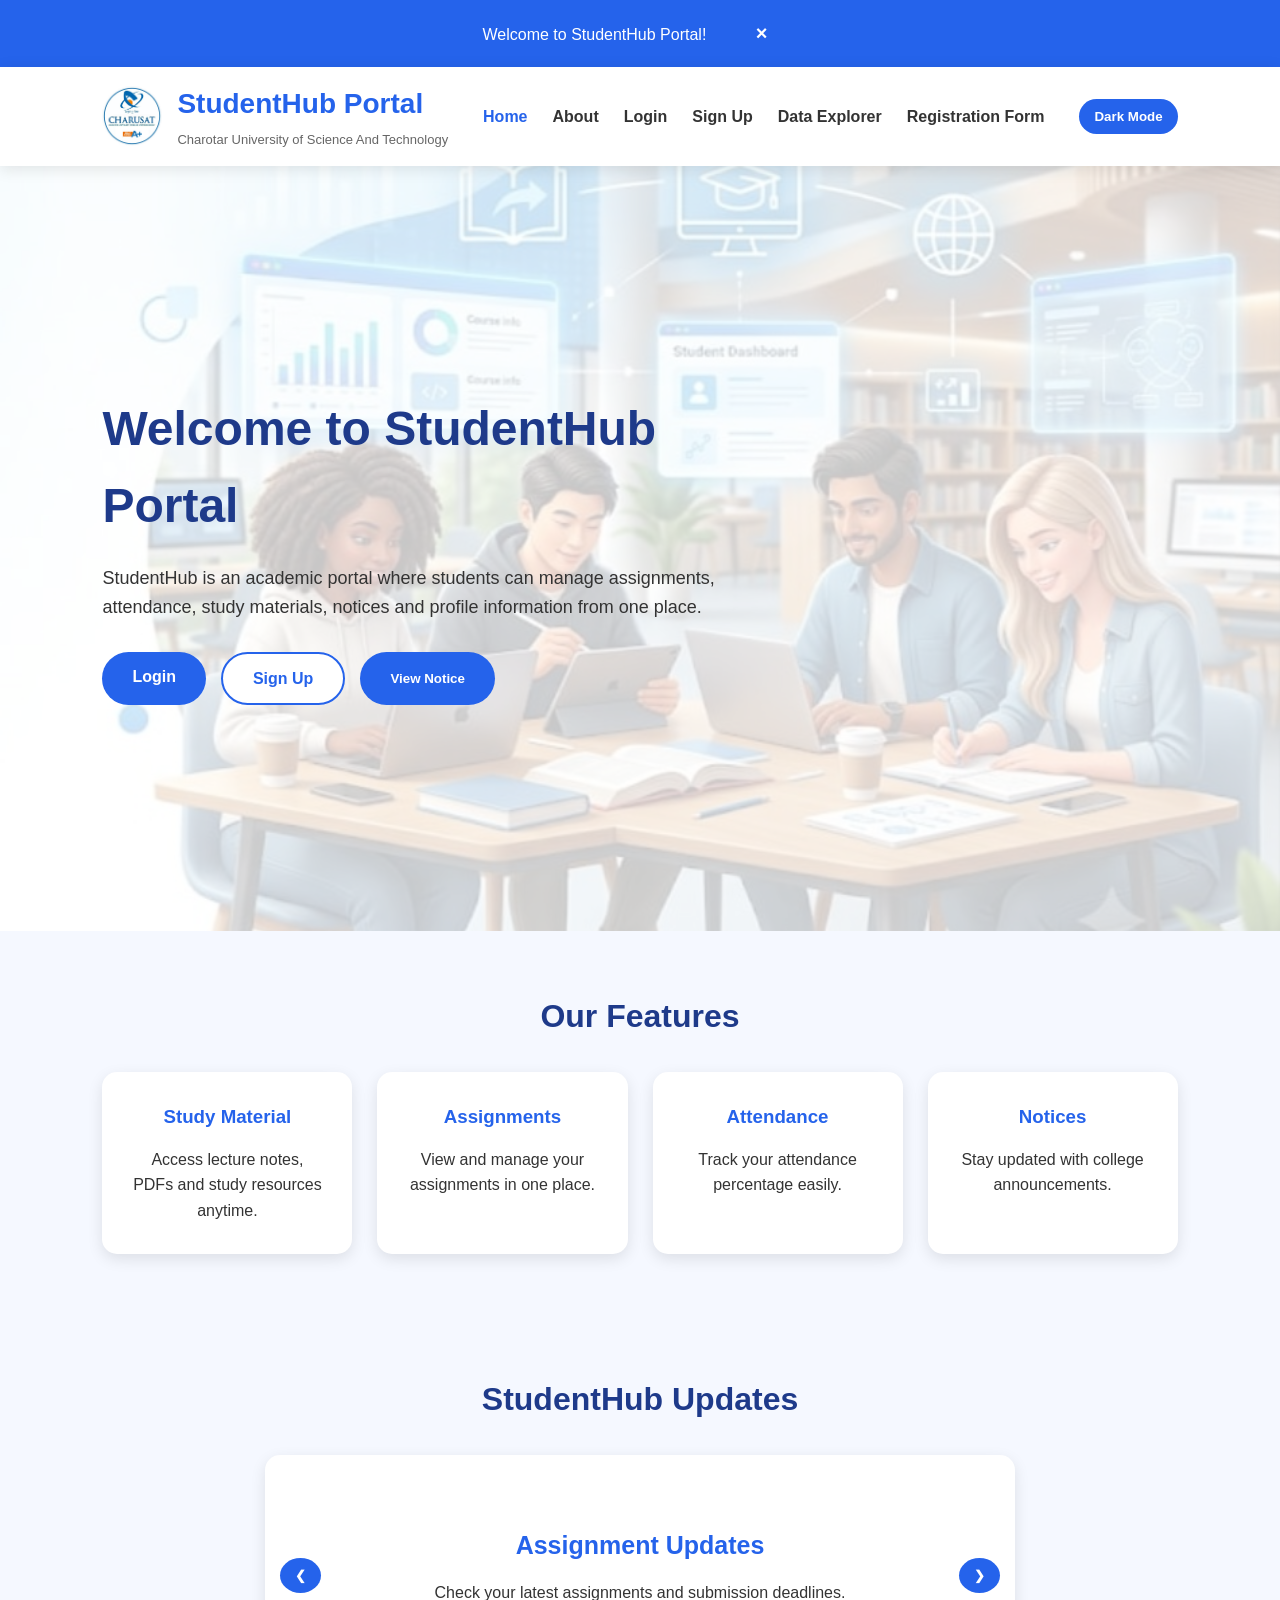
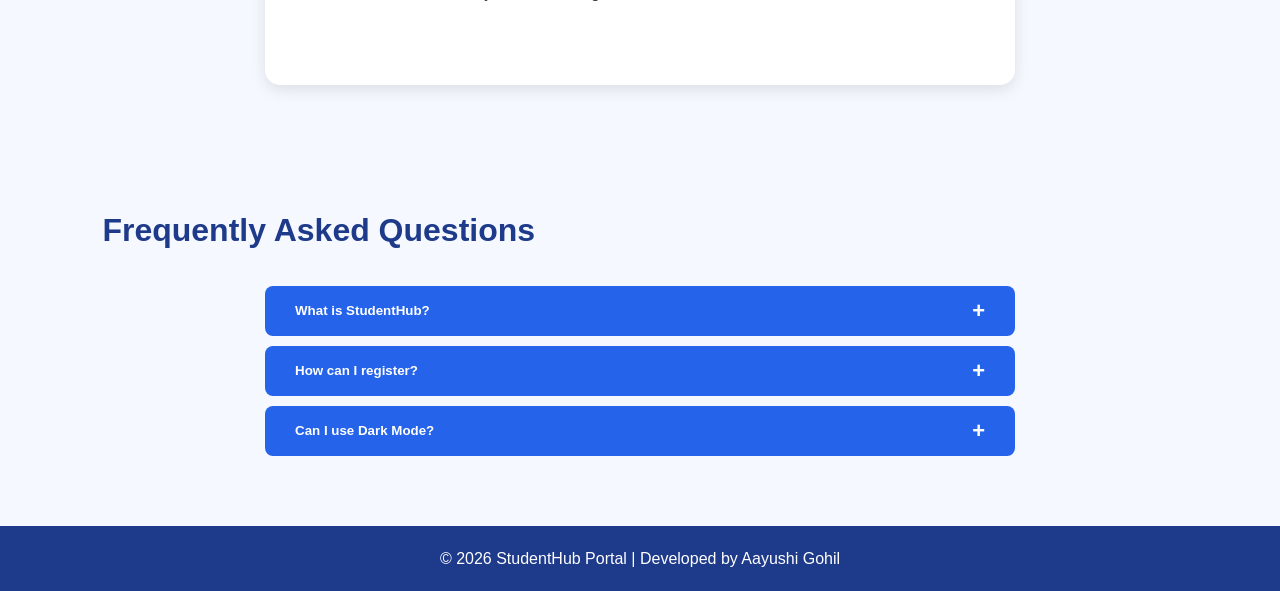
<file: index.html>
<!DOCTYPE html>
<html lang="en">
<head>
    <meta charset="UTF-8">
    <meta name="viewport" content="width=device-width, initial-scale=1.0">

    <title>StudentHub Portal</title>

    <link rel="stylesheet" href="style.css">
</head>

<body>

    <div id="notification" class="notification">
         Welcome to StudentHub Portal!
        <button onclick="closeNotification()">×</button>
    </div>
    <header>

        <div class="logo">

            <img src="images/college-logo.png" alt="StudentHub Logo">

            <div class="logo-text">

                <h2>StudentHub Portal</h2>

                <p>
                    Charotar University of Science And Technology
                </p>

            </div>

        </div>
      <button 
    class="hamburger" 
    onclick="toggleMenu()" 
    aria-label="Open navigation menu"
    aria-expanded="false"
    aria-controls="navMenu">
    ☰
</button>

        <nav>

            <ul id="navMenu">

                <li>
                    <a href="index.html" class="active">
                        Home
                    </a>
                </li>

                <li>
                    <a href="About.html">
                        About
                    </a>
                </li>

                <li>
                    <a href="login.html">
                        Login
                    </a>
                </li>

                <li>
                    <a href="Signup.html">
                        Sign Up
                    </a>
                </li>
                <li>
                    <a href="practical6.html">
                        Data Explorer
                    </a>
                </li>
                <li>
                    <a href="registration.php">
                        Registration Form
                    </a>
                </li>
            </ul>

        </nav>
        <button id="themeBtn" class="theme-btn" onclick="toggleTheme()">
    Dark Mode
</button>
    </header>

    <main>
        <section class="hero">

            <div class="hero-text">

                <h1>
                    Welcome to StudentHub Portal
                </h1>

                <p>

                    StudentHub is an academic portal where students can
                    manage assignments, attendance, study materials,
                    notices and profile information from one place.

                </p>


                <div class="buttons">

                    <a href="login.html" class="btn">
                        Login
                    </a>

                    <a href="Signup.html"
                       class="btn secondary-btn">

                        Sign Up

                    </a>

                    <button onclick="openModal()">
                        View Notice
                    </button>

                </div>

            </div>

        </section>
        <section class="features">

            <h2>Our Features</h2>


            <div class="feature-container">


                <article class="card">

                    <h3>
                         Study Material
                    </h3>

                    <p>
                        Access lecture notes, PDFs and study
                        resources anytime.
                    </p>

                </article>


                <article class="card">

                    <h3>
                         Assignments
                    </h3>

                    <p>
                        View and manage your assignments
                        in one place.
                    </p>

                </article>


                <article class="card">

                    <h3>
                         Attendance
                    </h3>

                    <p>
                        Track your attendance percentage easily.
                    </p>

                </article>


                <article class="card">

                    <h3>
                         Notices
                    </h3>
                    <p>
                        Stay updated with college announcements.
                    </p>
                </article>


            </div>

        </section>

        <section class="slider-section">

            <h2>
                StudentHub Updates
            </h2>

            <div class="slider">


                <div class="slide active">

                    <h3>
                        Assignment Updates
                    </h3>

                    <p>
                        Check your latest assignments
                        and submission deadlines.
                    </p>

                </div>


                <div class="slide">

                    <h3>
                         College Events
                    </h3>

                    <p>
                        Stay updated with upcoming
                        college events and activities.
                    </p>

                </div>


                <div class="slide">

                    <h3>
                         Important Notices
                    </h3>

                    <p>
                        Never miss important college
                        announcements.
                    </p>

                </div>


                <button
                    class="slider-btn prev"
                    onclick="changeSlide(-1)">

                    ❮

                </button>


                <button
                    class="slider-btn next"
                    onclick="changeSlide(1)">

                    ❯

                </button>


            </div>

        </section>



        <!-- =========================
             FAQ SECTION
        ========================== -->

        <section class="faq-section" id="faq">

            <h2>
                Frequently Asked Questions
            </h2>


            <div class="faq">


                <button class="faq-question">

                    What is StudentHub?
                    <span>+</span>
                </button>
                <div class="faq-answer">

                    <p>

                        StudentHub is an academic portal
                        that helps students manage study
                        materials, assignments, attendance
                        and notices.

                    </p>

                </div>

            </div>



            <div class="faq">


                <button class="faq-question">

                    How can I register?

                    <span>+</span>

                </button>


                <div class="faq-answer">

                    <p>

                        Click on the Sign Up option in the
                        navigation menu and complete the
                        registration form.

                    </p>

                </div>

            </div>
            <div class="faq">
                <button class="faq-question">
                    Can I use Dark Mode?
                    <span>+</span>
                </button>
                <div class="faq-answer">

                    <p>

                        Yes. Click the Dark Mode button
                        at the top of the page. Your
                        preference is saved automatically.

                    </p>

                </div>

            </div>
        </section>
    </main>
    <div id="modal" class="modal">
        <div class="modal-content">
            <button
                class="close-btn"
                onclick="closeModal()">

                ×
            </button>
            <h2>
                 Important Notice
            </h2>
            <p>
                Internal examinations will begin next week.
                Students are requested to check the examination
                schedule and prepare accordingly.
            </p>
            <button onclick="closeModal()">
                Okay
            </button>
        </div>
    </div>
    <footer>
        <p>
            © 2026 StudentHub Portal |
            Developed by Aayushi Gohil

        </p>

    </footer>
    <script src="script.js"></script>

</body>
</html>
</file>
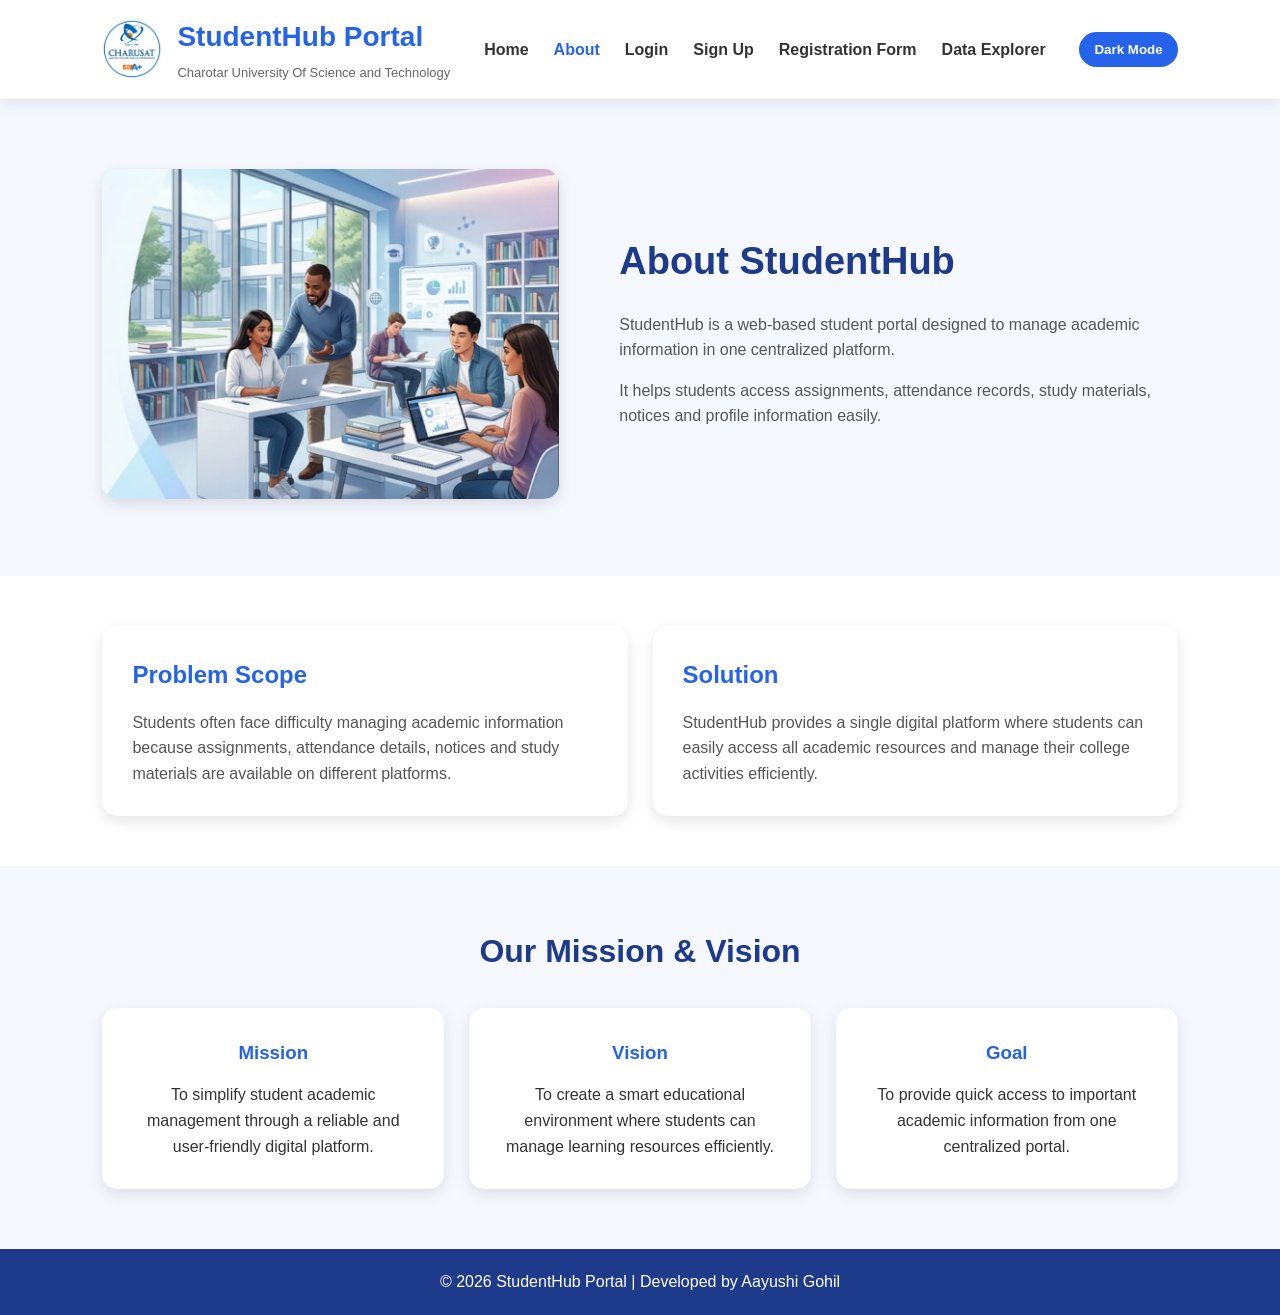
<file: About.html>
<!DOCTYPE html>
<html lang="en">
<head>
    <meta charset="UTF-8">
    <meta name="viewport" content="width=device-width, initial-scale=1.0">
    <title>About StudentHub</title>
    <link rel="stylesheet" href="style.css">
</head>
<body>
<header>
   <div class="logo">
    <img src="images/college-logo.png"
         alt="College Logo">
    <div class="logo-text">
        <h2>StudentHub Portal</h2>
        <p>Charotar University Of Science and Technology</p>
    </div>
</div>
    <nav>
        <ul>
            <li>
                <a href="index.html">Home</a>
            </li>
            <li>
                <a href="About.html" class="active">About</a>
            </li>
            <li>
                <a href="login.html">Login</a>
            </li>
            <li>
                <a href="Signup.html">Sign Up</a>
            </li>
            <li>
                <a href="registration.php">Registration Form</a>
            </li>
            <li>
                <a href="practical6.html">Data Explorer</a>
            </li>
        </ul>
    </nav>
    <button id="themeBtn" class="theme-btn" onclick="toggleTheme()">
    Dark Mode
</button>
</header>
<main>
<section class="about-section">
    <div class="about-image">
        <img src="images/about.jpg" 
             alt="Students using StudentHub portal">
    </div>
    <div class="about-content">
        <h1>About StudentHub</h1>
        <p>
            StudentHub is a web-based student portal designed to
            manage academic information in one centralized platform.
        </p>
        <p>
            It helps students access assignments, attendance records,
            study materials, notices and profile information easily.
        </p>
    </div>
</section>
<section class="info-section">
<article>
<h2>Problem Scope</h2>
<p>
Students often face difficulty managing academic information
because assignments, attendance details, notices and study
materials are available on different platforms.
</p>
</article>
<article>
<h2>Solution</h2>
<p>
StudentHub provides a single digital platform where students
can easily access all academic resources and manage their
college activities efficiently.
</p>
</article>
</section>
<section class="mission-section">
<h2>Our Mission & Vision</h2>
<div class="card-container">
<article class="card">
<h3> Mission</h3>
<p>
To simplify student academic management through a reliable
and user-friendly digital platform.
</p>
</article>
<article class="card">
<h3> Vision</h3>
<p>
To create a smart educational environment where students can
manage learning resources efficiently.
</p>
</article>
<article class="card">
<h3> Goal</h3>
<p>
To provide quick access to important academic information
from one centralized portal.
</p>
</article>
</div>
</section>
</main>
<footer>
<p>
© 2026 StudentHub Portal | Developed by Aayushi Gohil
</p>
</footer>
<script src="script.js"></script>
</body></html>
</file>
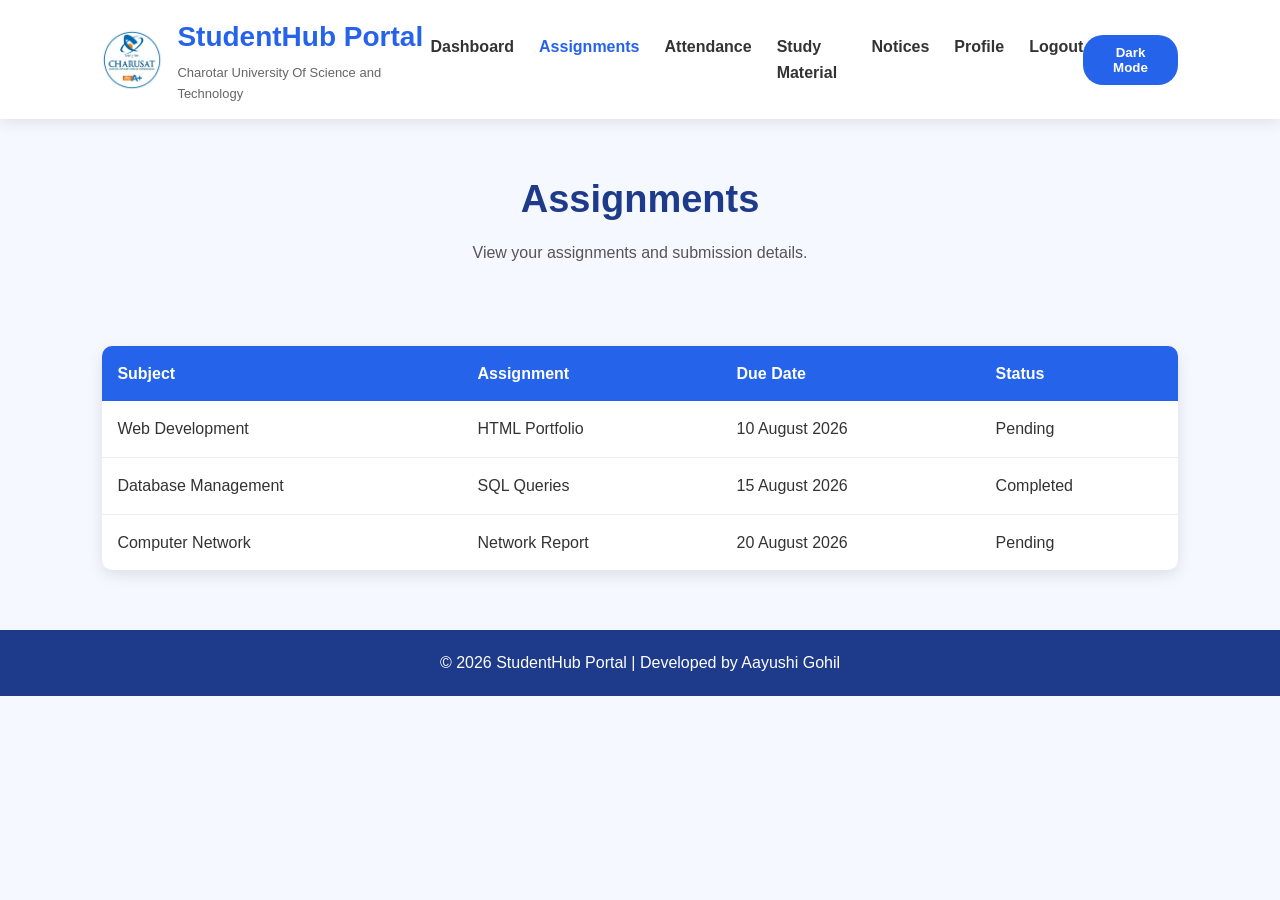
<file: Assignments.html>
<!DOCTYPE html>
<html lang="en">
<head>
<meta charset="UTF-8">
<meta name="viewport" content="width=device-width, initial-scale=1.0">
<title>Assignments - StudentHub</title>
<link rel="stylesheet" href="style.css">
</head>
<body>
<header>
<div class="logo">
    <img src="images/college-logo.png"
         alt="College Logo">
    <div class="logo-text">
        <h2>StudentHub Portal</h2>
        <p>Charotar University Of Science and Technology</p>
    </div>
</div>
<nav>
<ul>
<li><a href="home.html">Dashboard</a></li>
<li><a href="Assignments.html" class="active">Assignments</a></li>
<li><a href="Attendance.html">Attendance</a></li>
<li><a href="StudyMaterial.html">Study Material</a></li>
<li><a href="Notice.html">Notices</a></li>
<li><a href="Profile.html">Profile</a></li>
<li><a href="Logout.html">Logout</a></li>
</ul>
</nav>
<button id="themeBtn" class="theme-btn" onclick="toggleTheme()">
    Dark Mode
</button>
</header>
<main>
<section class="page-banner">
<h1>Assignments</h1>
<p>
View your assignments and submission details.
</p>
</section>
<section class="assignment-section">
<table>
<thead>
<tr>
<th>Subject</th>
<th>Assignment</th>
<th>Due Date</th>
<th>Status</th>
</tr>
</thead>
<tbody>
<tr>
<td>Web Development</td>
<td>HTML Portfolio</td>
<td>10 August 2026</td>
<td>Pending</td>
</tr>
<tr>
<td>Database Management</td>
<td>SQL Queries</td>
<td>15 August 2026</td>
<td>Completed</td>
</tr>
<tr>
<td>Computer Network</td>
<td>Network Report</td>
<td>20 August 2026</td>
<td>Pending</td>
</tr>
</tbody>
</table>
</section>
</main>
<footer>
<p>
© 2026 StudentHub Portal | Developed by Aayushi Gohil
</p>
</footer>
<script src="script.js"></script>
</body>
</html>
</file>
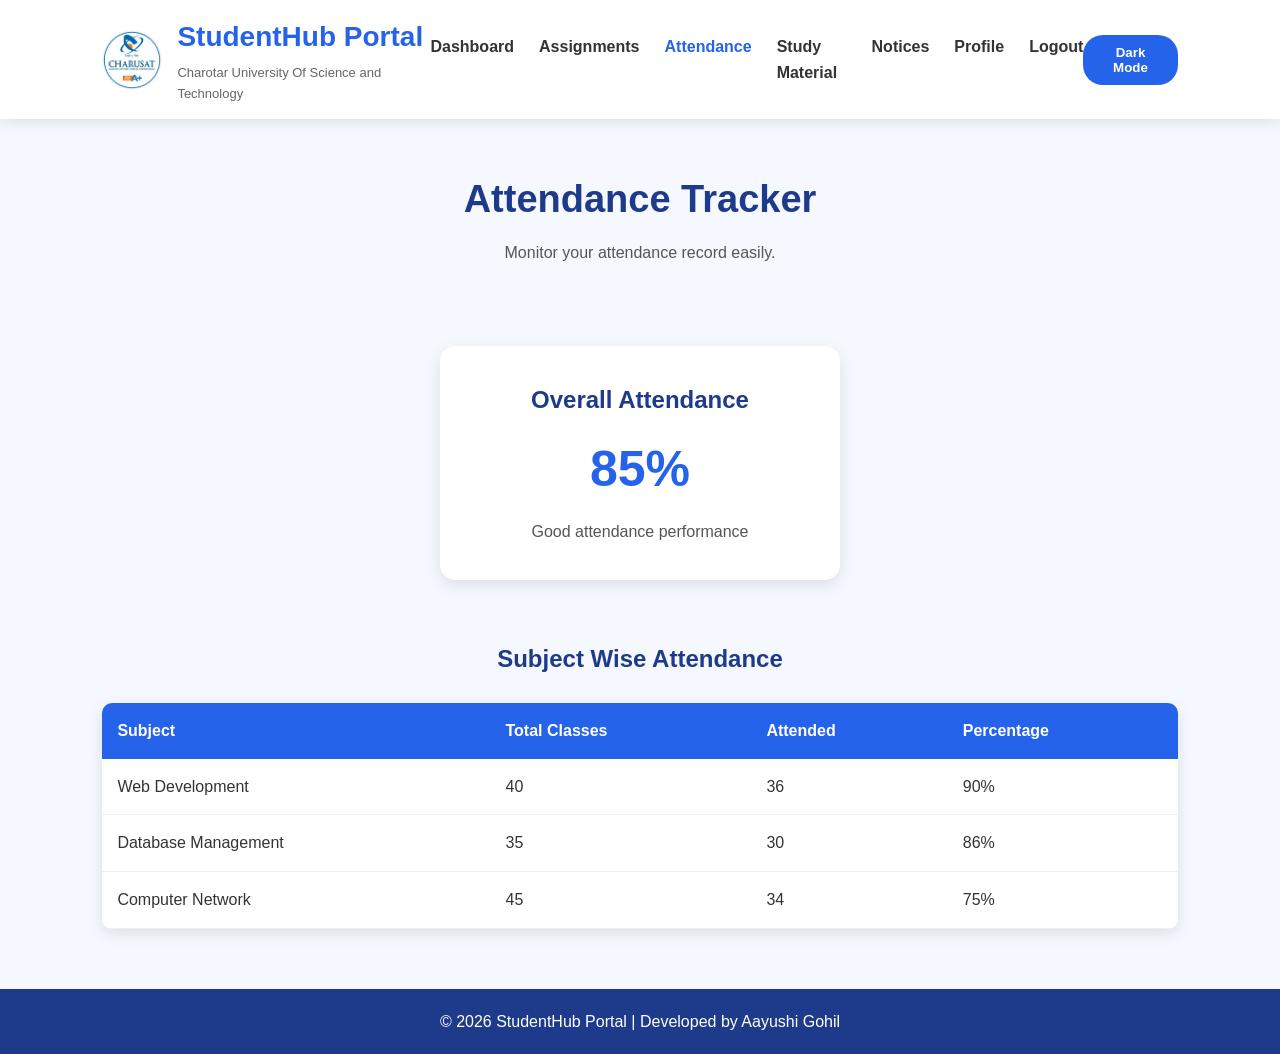
<file: Attendance.html>
<!DOCTYPE html>
<html lang="en">
<head>
<meta charset="UTF-8">
<meta name="viewport" content="width=device-width, initial-scale=1.0">
<title>Attendance - StudentHub</title>
<link rel="stylesheet" href="style.css">
</head>
<body>
<header>
    <script src="script.js"></script>
<div class="logo">
    <img src="images/college-logo.png"
         alt="College Logo">
    <div class="logo-text">
        <h2>StudentHub Portal</h2>
        <p>Charotar University Of Science and Technology</p>
    </div>
</div>
<nav>
<ul>
<li>
<a href="home.html">Dashboard</a>
</li>
<li>
<a href="Assignments.html">Assignments</a>
</li>
<li>
<a href="Attendance.html" class="active">Attendance</a>
</li>
<li>
<a href="StudyMaterial.html">Study Material</a>
</li>
<li>
<a href="Notice.html">Notices</a>
</li>
<li>
<a href="Profile.html">Profile</a>
</li>
<li>
<a href="Logout.html">Logout</a>
</li>
</ul>
</nav>
<button id="themeBtn" class="theme-btn" onclick="toggleTheme()">
    Dark Mode
</button>
</header>
<main>
<section class="page-banner">
<h1>
Attendance Tracker
</h1>
<p>
Monitor your attendance record easily.
</p>
</section>
<section class="attendance-overview">
<div class="attendance-card">
<h2>
Overall Attendance
</h2>
<h1>
85%
</h1>
<p>
Good attendance performance
</p>
</div>
</section>
<section class="attendance-table">
<h2>
Subject Wise Attendance
</h2>
<table>
<thead>
<tr>
<th>
Subject
</th>
<th>
Total Classes
</th>
<th>
Attended
</th>
<th>
Percentage
</th>
</tr>
</thead>
<tbody>
<tr>
<td>
Web Development
</td>
<td>
40
</td>
<td>
36
</td>
<td>
90%
</td>
</tr>
<tr>
<td>
Database Management
</td>
<td>
35
</td>
<td>
30
</td>
<td>
86%
</td>
</tr>
<tr>
<td>
Computer Network
</td>
<td>
45
</td>
<td>
34
</td>
<td>
75%
</td>
</tr>
</tbody>
</table>
</section>
</main>
<footer>
<p>
© 2026 StudentHub Portal | Developed by Aayushi Gohil
</p>
</footer>
<script src="script.js"></script>
</body></html>
</file>
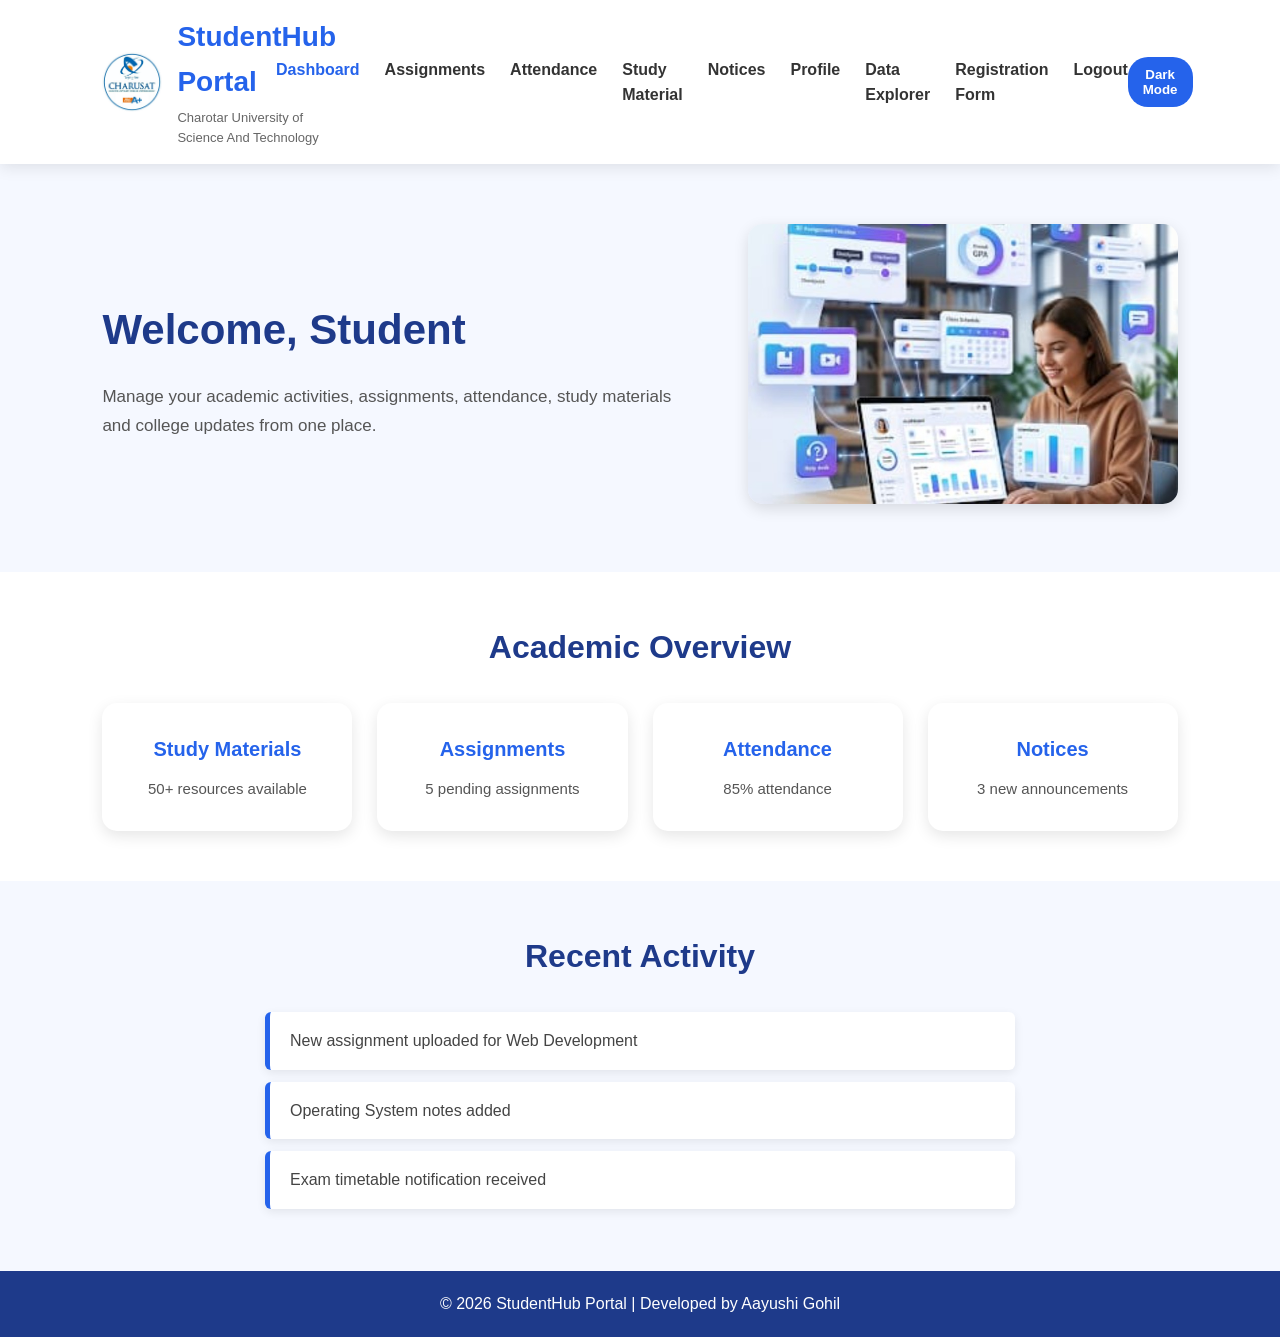
<file: home.html>
<!DOCTYPE html>
<html lang="en">

<head>
    <meta charset="UTF-8">
    <meta name="viewport" content="width=device-width, initial-scale=1.0">

    <title>Student Dashboard - StudentHub</title>

    <!-- One CSS file for the complete project -->
    <link rel="stylesheet" href="style.css">
</head>

<body>

    <!-- ==============================
         HEADER
         ============================== -->

    <header>

        <div class="logo">

            <img src="images/college-logo.png"
                 alt="College Logo">

            <div class="logo-text">

                <h2>StudentHub Portal</h2>

                <p>
                    Charotar University of Science And Technology
                </p>

            </div>

        </div>


        <!-- Hamburger Button -->

        <button class="hamburger"
                onclick="toggleMenu()">
            ☰
        </button>


        <!-- Navigation -->

        <nav>

            <ul id="navMenu">

                <li>
                    <a href="home.html" class="active">
                        Dashboard
                    </a>
                </li>

                <li>
                    <a href="Assignments.html">
                        Assignments
                    </a>
                </li>

                <li>
                    <a href="Attentence.html">
                        Attendance
                    </a>
                </li>

                <li>
                    <a href="StudyMaterial.html">
                        Study Material
                    </a>
                </li>

                <li>
                    <a href="Notice.html">
                        Notices
                    </a>
                </li>

                <li>
                    <a href="Profile.html">
                        Profile
                    </a>
                </li>

                <li>
                    <a href="practical6.html">
                        Data Explorer
                    </a>
                </li>

                <li>
                    <a href="registration.php">
                        Registration Form
                    </a>
                </li>

                <li>
                    <a href="Logout.html">
                        Logout
                    </a>
                </li>

            </ul>

        </nav>
        <button id="themeBtn" class="theme-btn" onclick="toggleTheme()">
    Dark Mode
</button>
    </header>


    <!-- ==============================
         MAIN CONTENT
         ============================== -->

    <main>

        <!-- Dashboard Hero -->

        <section class="dashboard-hero">

            <div class="dashboard-text">

                <h1>
                    Welcome, Student
                </h1>

                <p>
                    Manage your academic activities,
                    assignments, attendance, study materials
                    and college updates from one place.
                </p>

            </div>


            <div class="dashboard-image">

                <img src="images/dashboard.jpg"
                     alt="Student dashboard">

            </div>

        </section>


        <!-- ==============================
             ACADEMIC OVERVIEW
             ============================== -->

        <section class="stats-section">

            <h2>
                Academic Overview
            </h2>


            <div class="stats-container">

                <article class="card">

                    <h3>
                        Study Materials
                    </h3>

                    <p>
                        50+ resources available
                    </p>

                </article>


                <article class="card">

                    <h3>
                        Assignments
                    </h3>

                    <p>
                        5 pending assignments
                    </p>

                </article>


                <article class="card">

                    <h3>
                        Attendance
                    </h3>

                    <p>
                        85% attendance
                    </p>

                </article>


                <article class="card">

                    <h3>
                        Notices
                    </h3>

                    <p>
                        3 new announcements
                    </p>

                </article>

            </div>

        </section>


        <!-- ==============================
             RECENT ACTIVITY
             ============================== -->

        <section class="activity-section">

            <h2>
                Recent Activity
            </h2>


            <ul>

                <li>
                    New assignment uploaded for Web Development
                </li>

                <li>
                    Operating System notes added
                </li>

                <li>
                    Exam timetable notification received
                </li>

            </ul>

        </section>

    </main>
    <footer>

        <p>
            © 2026 StudentHub Portal | Developed by Aayushi Gohil
        </p>

    </footer>


    <!-- JavaScript -->

    <script src="script.js"></script>

</body>

</html>
</file>
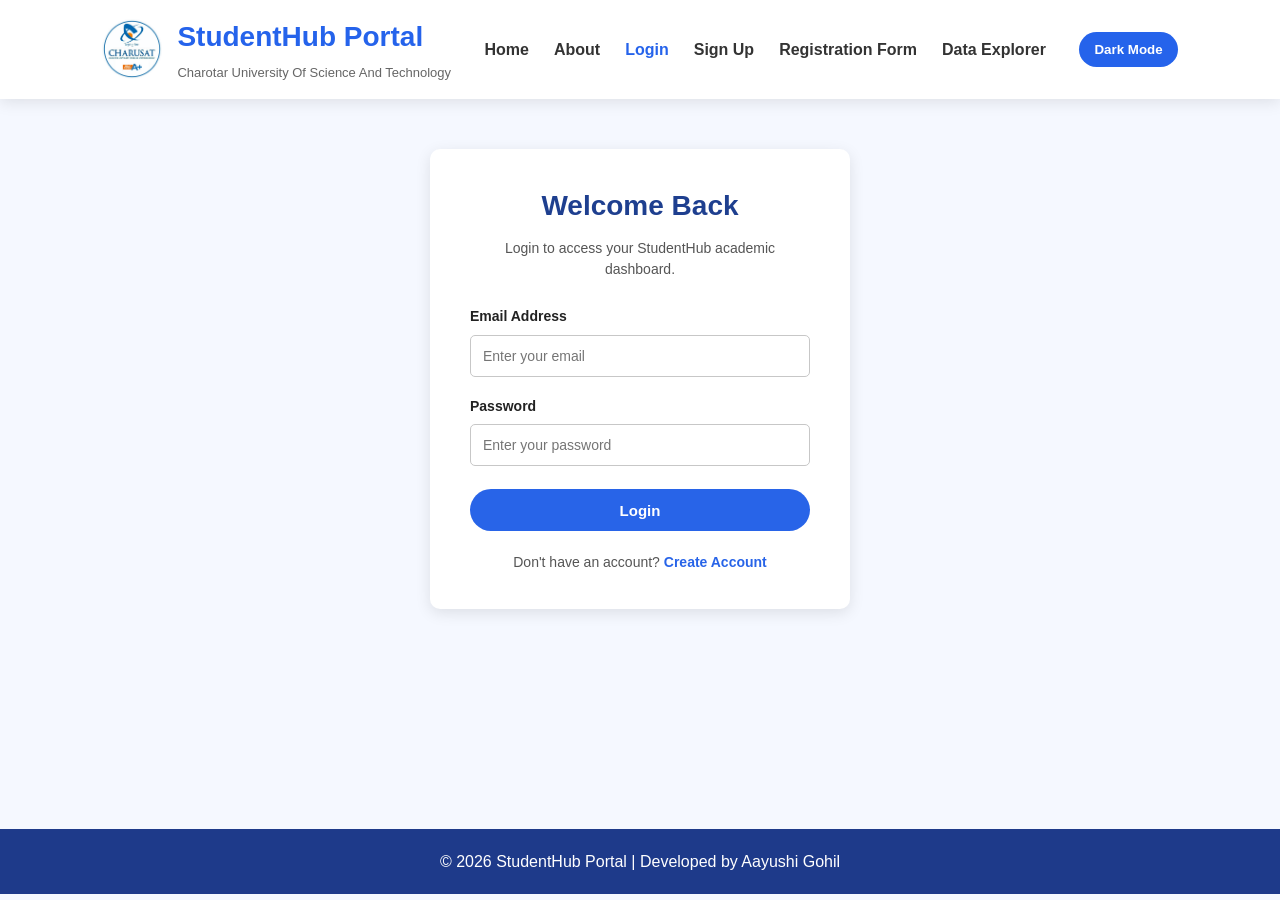
<file: login.html>
<!DOCTYPE html>
<html lang="en">
<head>
    <meta charset="UTF-8">
    <meta name="viewport" content="width=device-width, initial-scale=1.0">
    <title>Login - StudentHub Portal</title>

    <link rel="stylesheet" href="style.css">
</head>
<body>
<header>
   <div class="logo">
    <img src="images/college-logo.png"
         alt="College Logo">
    <div class="logo-text">
        <h2>StudentHub Portal</h2>
        <p>Charotar University Of Science And Technology</p>
    </div>
</div>
    <nav>
        <ul>
            <li>
                <a href="index.html">Home</a>
            </li>
            <li>
                <a href="About.html">About</a>
            </li>
            <li>
                <a href="login.html" class="active">Login</a>
            </li>
            <li>
                <a href="Signup.html">Sign Up</a>
            </li>
            <li>
                <a href="registration.php">Registration Form</a>
            </li>
            <li>
                <a href="practical6.html">Data Explorer</a>
            </li>
        </ul>
    </nav>
    <button id="themeBtn" class="theme-btn" onclick="toggleTheme()">
    Dark Mode
</button>
</header>
<main>
<section class="login-section">
    <div class="login-container">
        <h1>Welcome Back</h1>
        <p>
            Login to access your StudentHub academic dashboard.
        </p>
        <form>
    <div class="form-group">
               <label for="email">
                    Email Address
                </label>
                <input 
                    type="email"
                    id="email"
                    placeholder="Enter your email"
                    required>
            </div>
            <div class="form-group">

                <label for="password">
                    Password
                </label>
                <input 
                    type="password"
                    id="password"
                    placeholder="Enter your password"
                    required>
            </div>
            <button type="submit">
                Login
            </button>
        </form>
        <p>
            Don't have an account?
            <a href="Signup.html">
                Create Account
            </a>
        </p>
    </div>
</section>
</main>
<footer>
<p>
© 2026 StudentHub Portal | Developed by Aayushi Gohil
</p>
</footer>
<script src="script.js"></script>
</body>
</html>
</file>
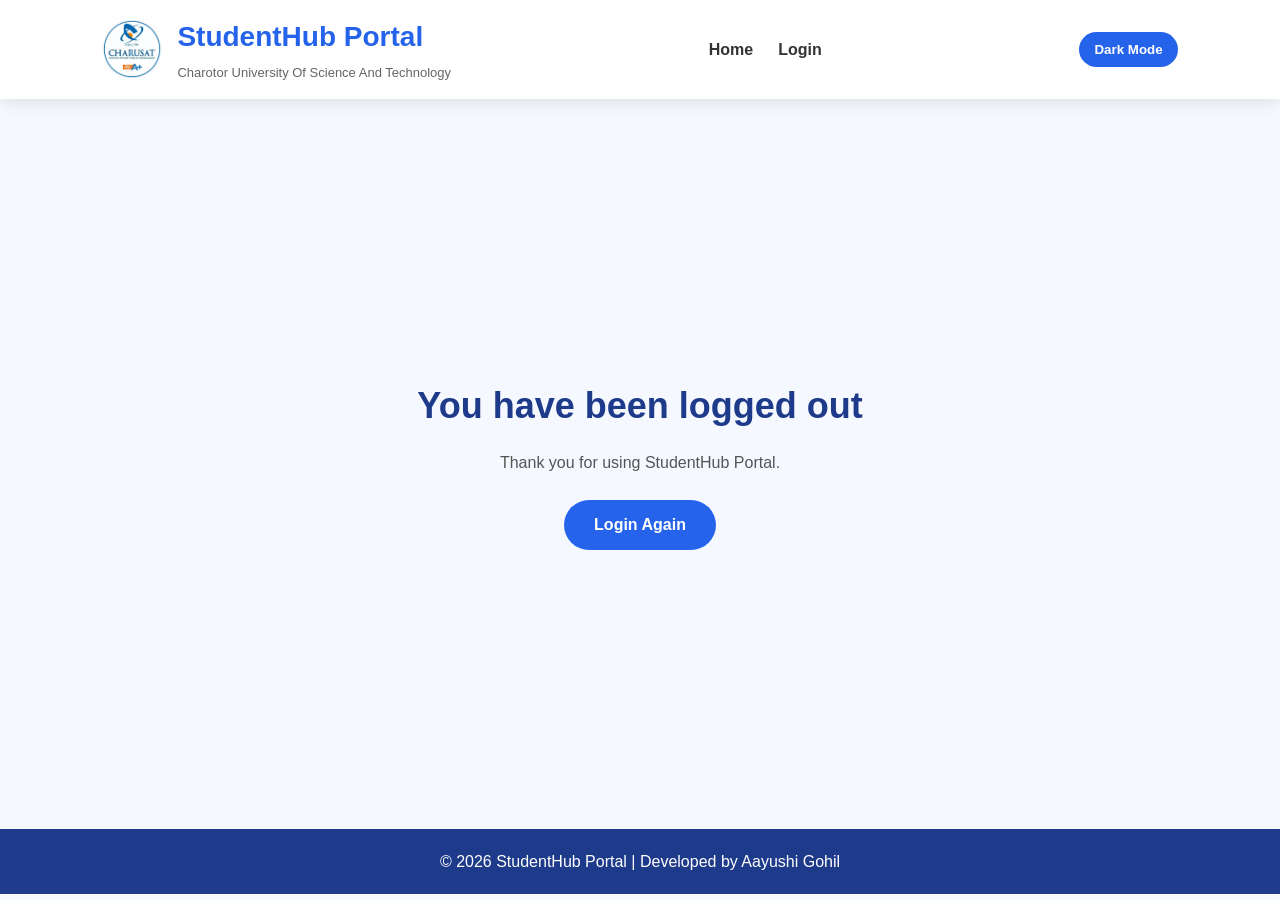
<file: Logout.html>
<!DOCTYPE html>
<html lang="en">
<head>
<meta charset="UTF-8">
<meta name="viewport" content="width=device-width, initial-scale=1.0">
<title>Logout - StudentHub</title>
<link rel="stylesheet" href="style.css">
</head>
<body>
<header>
<div class="logo">
    <img src="images/college-logo.png"
         alt="College Logo">
    <div class="logo-text">
        <h2>StudentHub Portal</h2>
        <p>Charotor University Of Science And Technology</p>
    </div>
</div>
<nav>
<ul>
<li>
<a href="index.html">
Home
</a>
</li>
<li>
<a href="login.html">
Login
</a>
</li>
</ul>
</nav>
<button id="themeBtn" class="theme-btn" onclick="toggleTheme()">
    Dark Mode
</button>
</header>
<main>
<section class="logout-section">
<h1>
You have been logged out
</h1>
<p>
Thank you for using StudentHub Portal.
</p>
<a href="login.html">
Login Again
</a>
</section>
</main>
<footer>
<p>
© 2026 StudentHub Portal | Developed by Aayushi Gohil
</p>
</footer>
<script src="script.js"></script>
</body>
</html>
</file>
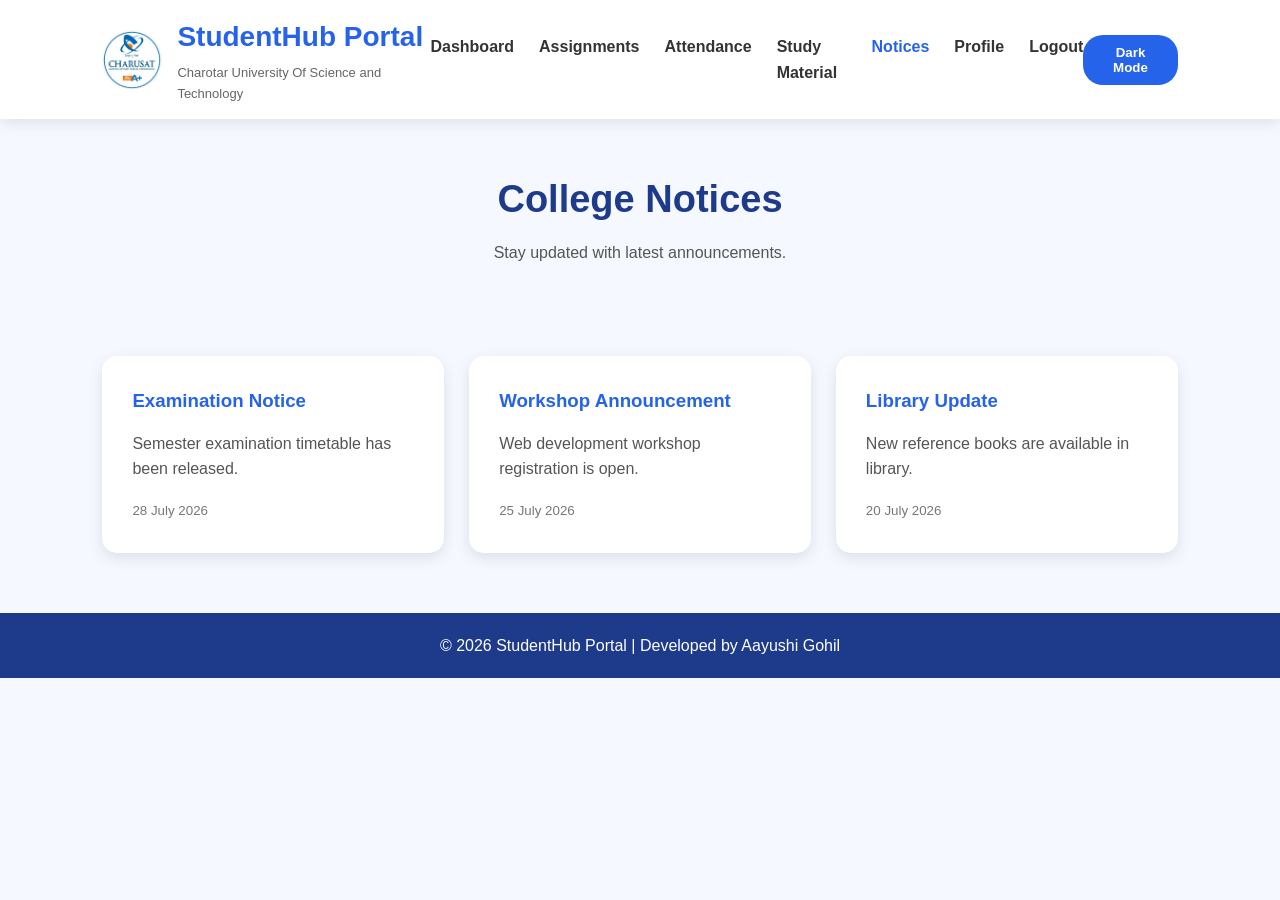
<file: Notice.html>
<!DOCTYPE html>
<html lang="en">
<head>
<meta charset="UTF-8">
<meta name="viewport" content="width=device-width, initial-scale=1.0">
<title>Notices - StudentHub</title>
<link rel="stylesheet" href="style.css">
</head>
<body>
<header>
<div class="logo">
    <img src="images/college-logo.png"
         alt="College Logo">
    <div class="logo-text">
        <h2>StudentHub Portal</h2>
        <p>Charotar University Of Science and Technology </p>
    </div>
</div>
<nav>
<ul>
<li><a href="home.html">Dashboard</a></li>
<li><a href="Assignments.html">Assignments</a></li>
<li><a href="Attendance.html">Attendance</a></li>
<li><a href="StudyMaterial.html">Study Material</a></li>
<li><a href="Notice.html" class="active">Notices</a></li>
<li><a href="Profile.html">Profile</a></li>
<li><a href="Logout.html">Logout</a></li>
</ul>
</nav>
<button id="themeBtn" class="theme-btn" onclick="toggleTheme()">
    Dark Mode
</button>
</header>
<main>
<section class="page-banner">
<h1>
College Notices
</h1>
<p>
Stay updated with latest announcements.
</p>
</section>
<section class="notice-section">
<article class="card">
<h3>Examination Notice</h3>
<p>
Semester examination timetable has been released.
</p>
<small>
28 July 2026
</small>
</article>
<article class="card">
<h3> Workshop Announcement</h3>
<p>
Web development workshop registration is open.
</p>
<small>
25 July 2026
</small>
</article>
<article class="card">
<h3> Library Update</h3>
<p>
New reference books are available in library.
</p>
<small>
20 July 2026
</small>
</article>
</section>
</main>
<footer>
<p>
© 2026 StudentHub Portal | Developed by Aayushi Gohil
</p>
</footer>
<script src="script.js"></script>
</body>
</html>
</file>
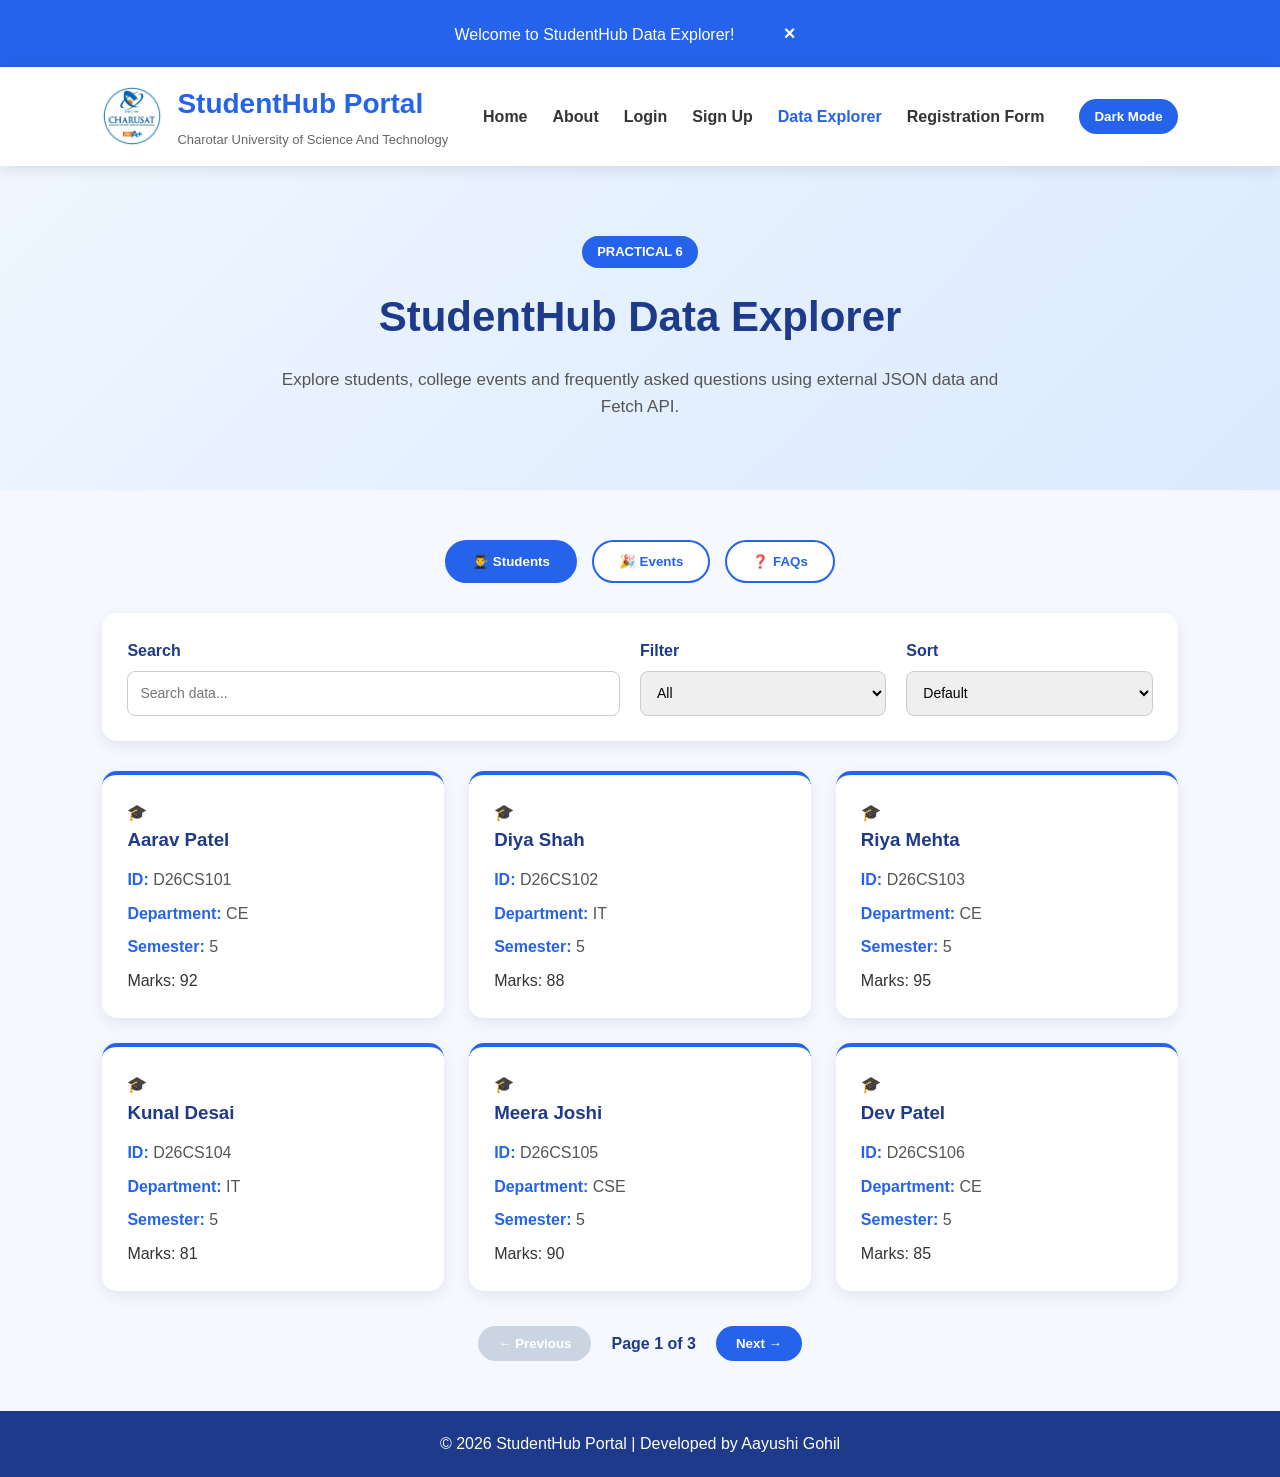
<file: practical6.html>
<!DOCTYPE html>
<html lang="en">

<head>

    <meta charset="UTF-8">

    <meta name="viewport"
          content="width=device-width, initial-scale=1.0">

    <title>StudentHub Data Explorer</title>

    <link rel="stylesheet" href="style.css">
    <link rel="stylesheet" href="practical6.css">

</head>

<body>

    <!-- Notification -->
    <div id="notification" class="notification">

        Welcome to StudentHub Data Explorer!

        <button onclick="closeNotification()">×</button>

    </div>


    <!-- Header -->
    <header>

        <div class="logo">

            <img src="images/college-logo.png"
                 alt="StudentHub Logo">

            <div class="logo-text">

                <h2>StudentHub Portal</h2>

                <p>
                    Charotar University of Science And Technology
                </p>

            </div>

        </div>


        <!-- Hamburger -->
        <button
            class="hamburger"
            onclick="toggleMenu()"
            aria-label="Open navigation menu"
            aria-expanded="false"
            aria-controls="navMenu">

            ☰

        </button>


        <!-- Navigation -->
        <nav>

            <ul id="navMenu">

                <li>
                    <a href="index.html">
                        Home
                    </a>
                </li>

                <li>
                    <a href="About.html">
                        About
                    </a>
                </li>

                <li>
                    <a href="login.html">
                        Login
                    </a>
                </li>

                <li>
                    <a href="Signup.html">
                        Sign Up
                    </a>
                </li>

                <li>
                    <a href="practical6.html"
                       class="active">

                        Data Explorer

                    </a>
                </li>

                <li>
                    <a href="registration.php">
                        Registration Form
                    </a>
                </li>

            </ul>

        </nav>


        <!-- Theme Button -->
        <button
            id="themeBtn"
            class="theme-btn"
            onclick="toggleTheme()">

            Dark Mode

        </button>

    </header>


    <!-- Main -->
    <main>

        <!-- Page Heading -->
        <section class="data-hero">

            <div>

                <span class="data-badge">
                    PRACTICAL 6
                </span>

                <h1>
                    StudentHub Data Explorer
                </h1>

                <p>
                    Explore students, college events and
                    frequently asked questions using
                    external JSON data and Fetch API.
                </p>

            </div>

        </section>


        <!-- Data Explorer -->
        <section class="data-section">

            <div class="data-container">

                <!-- Dataset Buttons -->
                <div class="dataset-tabs">

                    <button
                        class="dataset-btn active"
                        data-type="students">

                        👨‍🎓 Students

                    </button>

                    <button
                        class="dataset-btn"
                        data-type="events">

                        🎉 Events

                    </button>

                    <button
                        class="dataset-btn"
                        data-type="faqs">

                        ❓ FAQs

                    </button>

                </div>


                <!-- Search & Controls -->
                <div class="controls">

                    <div class="search-box">

                        <label for="searchInput">
                            Search
                        </label>

                        <input
                            type="text"
                            id="searchInput"
                            placeholder="Search data..."
                            autocomplete="off">

                    </div>


                    <div class="filter-box">

                        <label for="filterSelect">
                            Filter
                        </label>

                        <select id="filterSelect">

                            <option value="all">
                                All
                            </option>

                        </select>

                    </div>


                    <div class="sort-box">

                        <label for="sortSelect">
                            Sort
                        </label>

                        <select id="sortSelect">

                            <option value="default">
                                Default
                            </option>

                            <optgroup label="Students" data-sort-type="students">
                                <option value="nameAsc">Name (A–Z)</option>
                                <option value="nameDesc">Name (Z–A)</option>
                                <option value="marksHigh">Marks (high to low)</option>
                                <option value="marksLow">Marks (low to high)</option>
                            </optgroup>

                            <optgroup label="Events" data-sort-type="events">
                                <option value="nameAsc">Title (A–Z)</option>
                                <option value="nameDesc">Title (Z–A)</option>
                                <option value="dateAsc">Date (earliest first)</option>
                                <option value="dateDesc">Date (latest first)</option>
                                <option value="categoryAsc">Category (A–Z)</option>
                            </optgroup>

                            <optgroup label="FAQs" data-sort-type="faqs">
                                <option value="nameAsc">Question (A–Z)</option>
                                <option value="nameDesc">Question (Z–A)</option>
                                <option value="categoryAsc">Category (A–Z)</option>
                            </optgroup>

                        </select>

                    </div>

                </div>


                <!-- Status Message -->
                <div
                    id="statusMessage"
                    class="status-message"
                    role="status"
                    aria-live="polite">

                    <div class="loading-spinner"></div>

                    <span>
                        Loading data...
                    </span>

                </div>


                <!-- Data Container -->
                <div
                    id="dataContainer"
                    class="data-grid">

                </div>


                <!-- Pagination -->
                <div
                    id="pagination"
                    class="pagination">

                    <button
                        id="previousBtn"
                        disabled>

                        ← Previous

                    </button>

                    <span id="pageInfo">
                        Page 1
                    </span>

                    <button id="nextBtn">

                        Next →

                    </button>

                </div>

            </div>

        </section>

    </main>


    <!-- Footer -->
    <footer>

        <p>
            © 2026 StudentHub Portal |
            Developed by Aayushi Gohil
        </p>

    </footer>


    <!-- Existing StudentHub JavaScript -->
    <script src="script.js"></script>

    <!-- Practical 6 JavaScript -->
    <script src="practical6.js"></script>

</body>

</html>
</file>
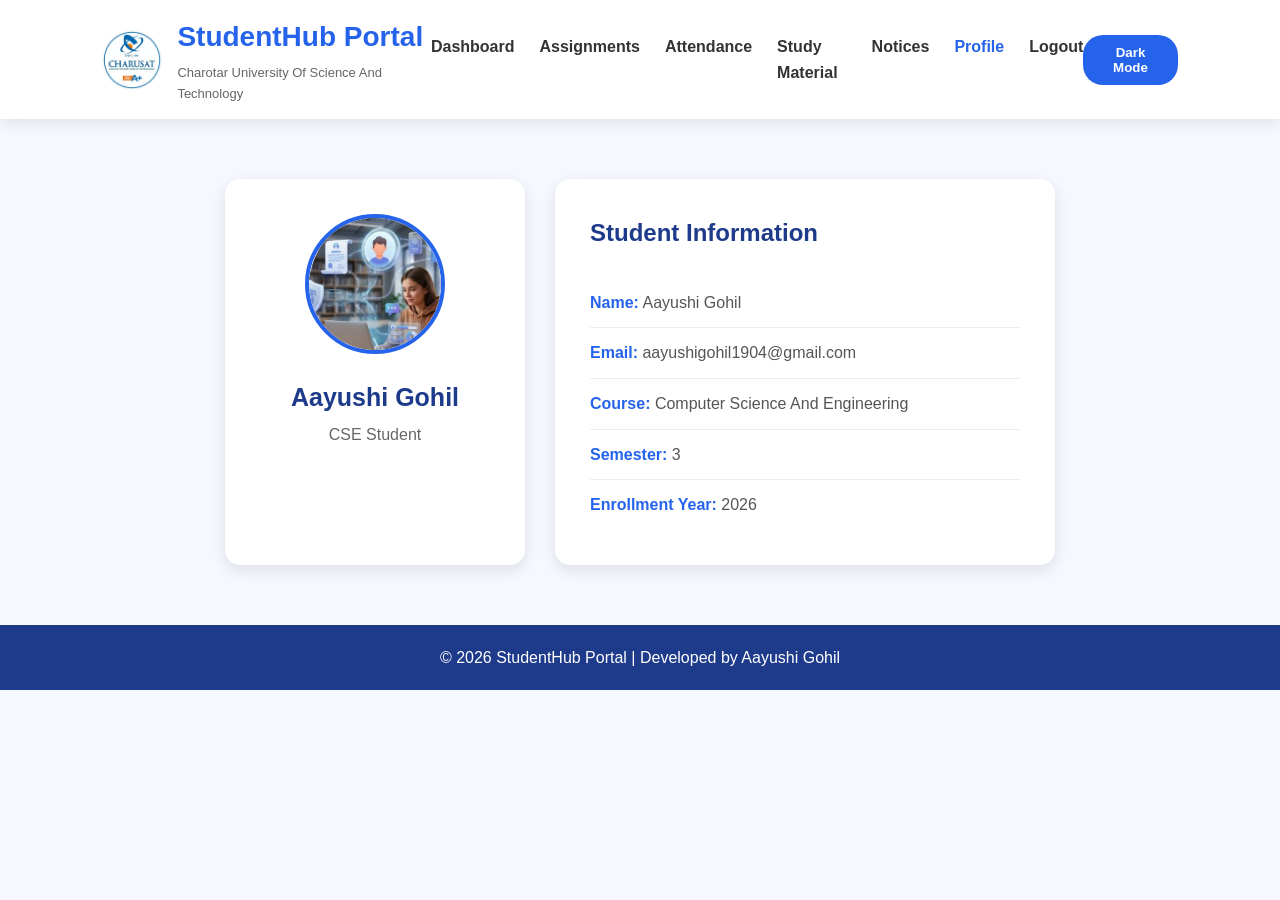
<file: Profile.html>
<!DOCTYPE html>
<html lang="en">

<head>

<meta charset="UTF-8">
<meta name="viewport" content="width=device-width, initial-scale=1.0">

<title>Profile - StudentHub</title>
<link rel="stylesheet" href="style.css"> 

</head>


<body>

<header>

<div class="logo">
    <img src="images/college-logo.png"
         alt="College Logo">

    <div class="logo-text">

        <h2>StudentHub Portal</h2>
        <p>Charotar University Of Science And Technology</p>
    </div>
</div>
<nav>
<ul>
<li><a href="home.html">Dashboard</a></li>
<li><a href="Assignments.html">Assignments</a></li>
<li><a href="Attentence.html">Attendance</a></li>
<li><a href="StudyMaterial.html">Study Material</a></li>
<li><a href="Notice.html">Notices</a></li>
<li><a href="Profile.html" class="active">Profile</a></li>
<li><a href="Logout.html">Logout</a></li>
</ul>
</nav>
<button id="themeBtn" class="theme-btn" onclick="toggleTheme()">
    Dark Mode
</button>
</header>
<main>
<section class="profile-section">
<div class="profile-card">
<img src="images/profile.jpg" 
alt="Student profile">
<h1>
Aayushi Gohil
</h1>
<p>
CSE Student
</p>
</div>
<div class="profile-details">
<h2>
Student Information
</h2>
<p>
<strong>Name:</strong> Aayushi Gohil
</p>
<p>
<strong>Email:</strong> aayushigohil1904@gmail.com
</p>
<p>
<strong>Course:</strong> Computer Science And Engineering
</p>
<p>
<strong>Semester:</strong> 3
</p>
<p>
<strong>Enrollment Year:</strong> 2026
</p>
</div>
</section>
</main>
<footer>
<p>
© 2026 StudentHub Portal | Developed by Aayushi Gohil
</p>
</footer>
<script src="script.js"></script>
</body>
</html>
</file>
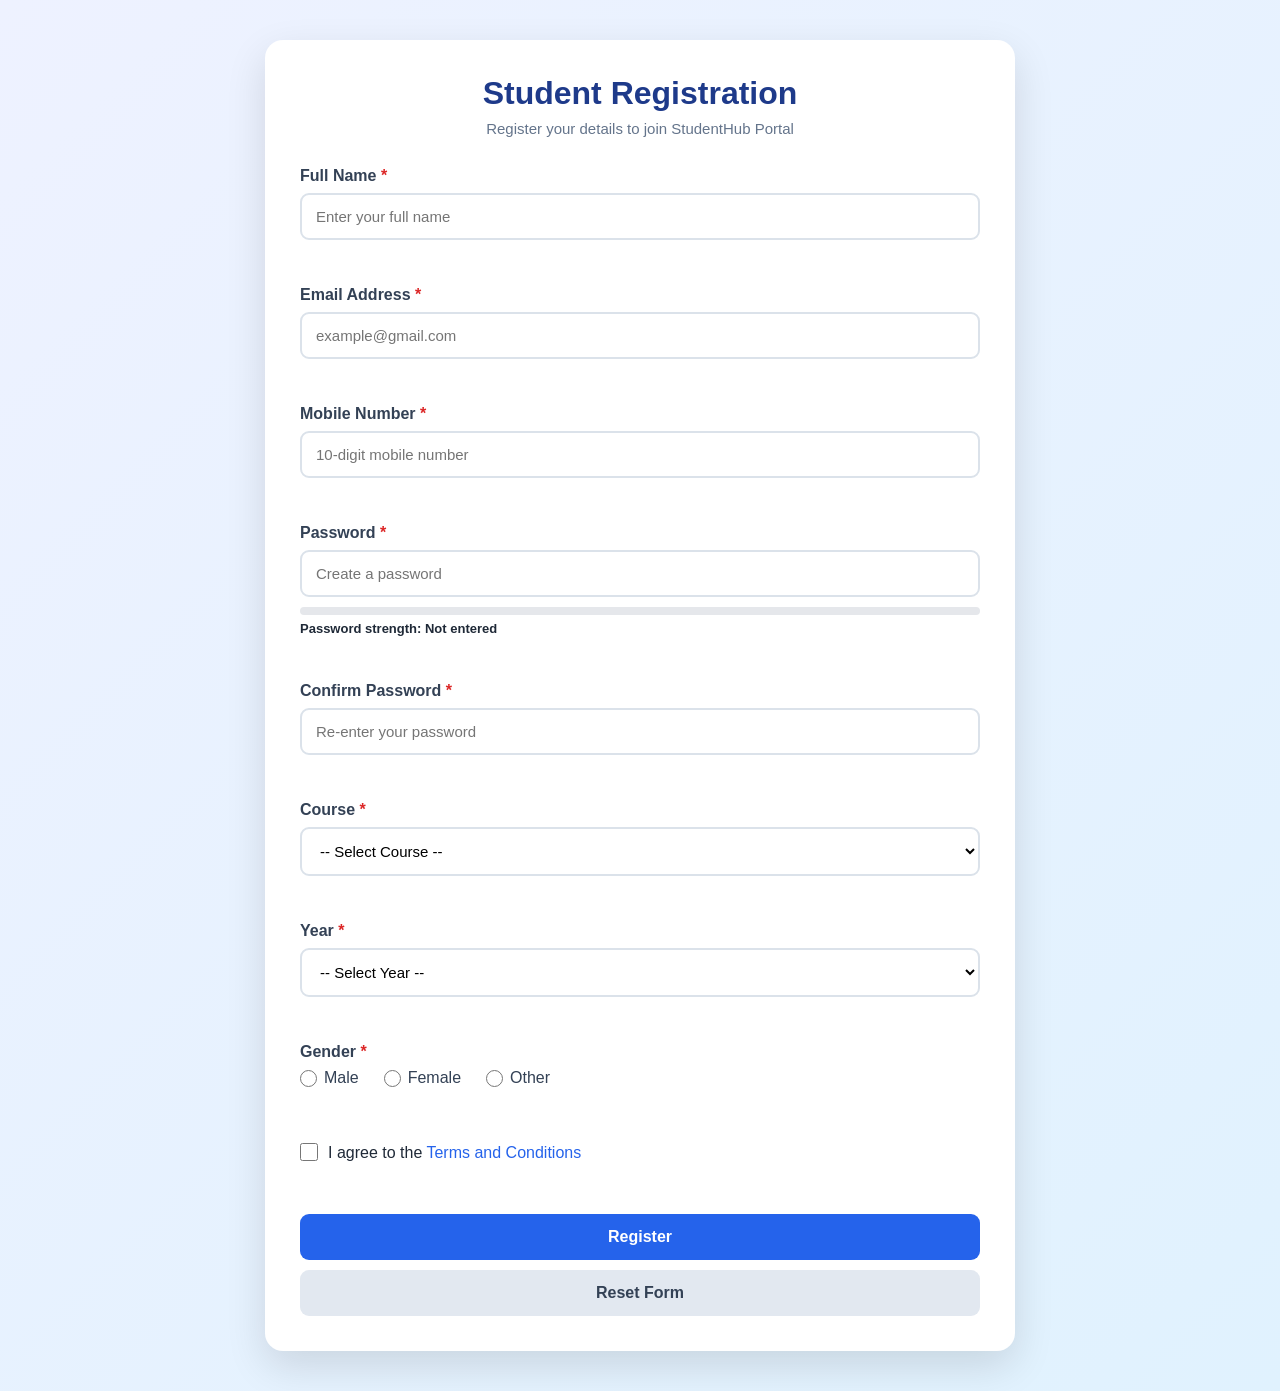
<file: registrtion.html>
<!DOCTYPE html>
<html lang="en">
<head>
    <meta charset="UTF-8">

    <!-- Responsive design -->
    <meta name="viewport" content="width=device-width, initial-scale=1.0">

    <title>Student Registration Form</title>

    <link rel="stylesheet" href="form.css">
</head>

<body>

    <main class="container">

        <div class="form-card">

            <header class="form-header">
                <h1>Student Registration</h1>
                <p>Register your details to join StudentHub Portal</p>
            </header>

            <!-- Success message -->
            <div id="successMessage" class="success-message" role="alert">
                Registration successful!
            </div>

            <form id="registrationForm" novalidate>

                <!-- NAME -->
                <div class="form-group">
                    <label for="name">Full Name <span>*</span></label>

                    <input
                        type="text"
                        id="name"
                        name="name"
                        placeholder="Enter your full name"
                        autocomplete="name"
                        required
                    >

                    <small id="nameError" class="error"></small>
                </div>


                <!-- EMAIL -->
                <div class="form-group">
                    <label for="email">Email Address <span>*</span></label>

                    <input
                        type="email"
                        id="email"
                        name="email"
                        placeholder="example@gmail.com"
                        autocomplete="email"
                        required
                    >

                    <small id="emailError" class="error"></small>
                </div>


                <!-- MOBILE -->
                <div class="form-group">
                    <label for="mobile">Mobile Number <span>*</span></label>

                    <input
                        type="tel"
                        id="mobile"
                        name="mobile"
                        placeholder="10-digit mobile number"
                        maxlength="10"
                        inputmode="numeric"
                        autocomplete="tel"
                        required
                    >

                    <small id="mobileError" class="error"></small>
                </div>


                <!-- PASSWORD -->
                <div class="form-group">
                    <label for="password">Password <span>*</span></label>

                    <input
                        type="password"
                        id="password"
                        name="password"
                        placeholder="Create a password"
                        autocomplete="new-password"
                        required
                    >

                    <!-- Password strength -->
                    <div class="strength-container">
                        <div id="strengthBar" class="strength-bar"></div>
                    </div>

                    <p id="strengthText" class="strength-text">
                        Password strength: Not entered
                    </p>

                    <small id="passwordError" class="error"></small>
                </div>


                <!-- CONFIRM PASSWORD -->
                <div class="form-group">
                    <label for="confirmPassword">
                        Confirm Password <span>*</span>
                    </label>

                    <input
                        type="password"
                        id="confirmPassword"
                        name="confirmPassword"
                        placeholder="Re-enter your password"
                        autocomplete="new-password"
                        required
                    >

                    <small id="confirmPasswordError" class="error"></small>
                </div>


                <!-- COURSE -->
                <div class="form-group">
                    <label for="course">Course <span>*</span></label>

                    <select id="course" name="course" required>
                        <option value="">-- Select Course --</option>
                        <option value="Computer Engineering">
                            Computer Engineering
                        </option>
                        <option value="Information Technology">
                            Information Technology
                        </option>
                        <option value="Electronics Engineering">
                            Electronics Engineering
                        </option>
                        <option value="Mechanical Engineering">
                            Mechanical Engineering
                        </option>
                        <option value="Civil Engineering">
                            Civil Engineering
                        </option>
                    </select>

                    <small id="courseError" class="error"></small>
                </div>


                <!-- YEAR -->
                <div class="form-group">
                    <label for="year">Year <span>*</span></label>

                    <select id="year" name="year" required>
                        <option value="">-- Select Year --</option>
                        <option value="1st Year">1st Year</option>
                        <option value="2nd Year">2nd Year</option>
                        <option value="3rd Year">3rd Year</option>
                        <option value="4th Year">4th Year</option>
                    </select>

                    <small id="yearError" class="error"></small>
                </div>


                <!-- GENDER -->
                <fieldset class="form-group gender-group">

                    <legend>Gender <span>*</span></legend>

                    <div class="radio-options">

                        <label>
                            <input
                                type="radio"
                                name="gender"
                                value="Male"
                            >
                            Male
                        </label>

                        <label>
                            <input
                                type="radio"
                                name="gender"
                                value="Female"
                            >
                            Female
                        </label>

                        <label>
                            <input
                                type="radio"
                                name="gender"
                                value="Other"
                            >
                            Other
                        </label>

                    </div>

                    <small id="genderError" class="error"></small>

                </fieldset>


                <!-- TERMS -->
                <div class="terms-group">

                    <label class="terms-label">

                        <input
                            type="checkbox"
                            id="terms"
                            name="terms"
                        >

                        <span>
                            I agree to the
                            <a href="#" onclick="return false;">
                                Terms and Conditions
                            </a>
                        </span>

                    </label>

                    <small id="termsError" class="error"></small>

                </div>


                <!-- SUBMIT -->
                <button type="submit" class="submit-btn">
                    Register
                </button>

                <!-- RESET -->
                <button type="reset" class="reset-btn">
                    Reset Form
                </button>

            </form>

        </div>

    </main>

    <script src="form.js"></script>

</body>
</html>
</file>
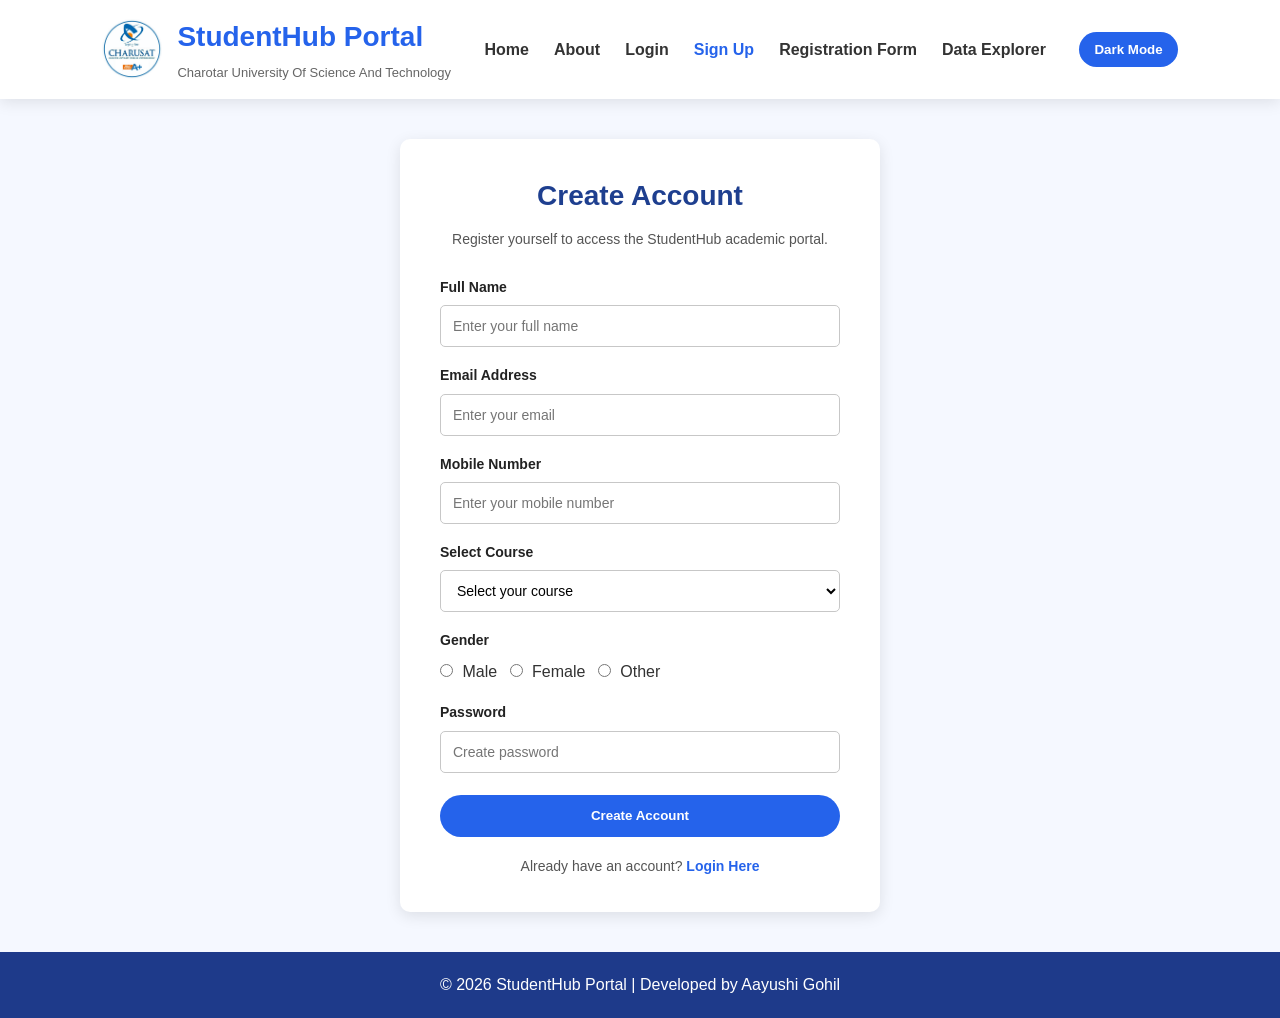
<file: Signup.html>
<!DOCTYPE html>
<html lang="en">
<head>
    <meta charset="UTF-8">
    <meta name="viewport" content="width=device-width, initial-scale=1.0">
    <title>Sign Up - StudentHub Portal</title>
    <link rel="stylesheet" href="style.css">
</head>
<body>
<header>
   <div class="logo">
    <img src="images/college-logo.png"
         alt="College Logo">
    <div class="logo-text">
        <h2>StudentHub Portal</h2>
        <p>Charotar University Of Science And Technology</p>
    </div>
</div>
    <nav>
        <ul>
            <li>
                <a href="index.html">Home</a>
            </li>
            <li>
                <a href="About.html">About</a>
            </li>
            <li>
                <a href="login.html">Login</a>
            </li>
            <li>
                <a href="Signup.html" class="active">Sign Up</a>
            </li>
            <li>
                <a href="registration.php">Registration Form</a>
            </li>
            <li>
                <a href="practical6.html">Data Explorer</a>
            </li>
        </ul>
    </nav>
    <button id="themeBtn" class="theme-btn" onclick="toggleTheme()">
    Dark Mode
</button>
</header>
<main>
<section class="signup-section">
<div class="signup-container">
<h1>Create Account</h1>
<p>
Register yourself to access the StudentHub academic portal.
</p>
<form>
<div class="form-group">
<label for="name">
Full Name
</label>
<input 
type="text"
id="name"
placeholder="Enter your full name"
required>
</div>
<div class="form-group">
<label for="email">
Email Address
</label>
<input 
type="email"
id="email"
placeholder="Enter your email"
required>
</div>
<div class="form-group">
<label for="mobile">
Mobile Number
</label>
<input 
type="tel"
id="mobile"
placeholder="Enter your mobile number"
required>
</div>
<div class="form-group">
<label for="course">
Select Course
</label>
<select id="course">
<option>
Select your course
</option>
<option>
Information Technology
</option>
<option>
Computer Engineering
</option>
<option>
Artificial Intelligence
</option>
<option>
Data Science
</option>


</select>
</div>
<div class="form-group">
<label>
Gender
</label>
<div>
<input type="radio" name="gender">
Male
<input type="radio" name="gender">
Female
<input type="radio" name="gender">
Other
</div>
</div>
<div class="form-group">
<label for="password">
Password
</label>
<input 
type="password"
id="password"
placeholder="Create password"
required>
</div>
<button type="submit">
Create Account
</button>
</form>
<p>
Already have an account?
<a href="login.html">
Login Here
</a>
</p>
</div>
</section>
</main>
<footer>
<p>
© 2026 StudentHub Portal | Developed by Aayushi Gohil
</p>
</footer>
<script src="script.js"></script>
</body>
</html>
</file>
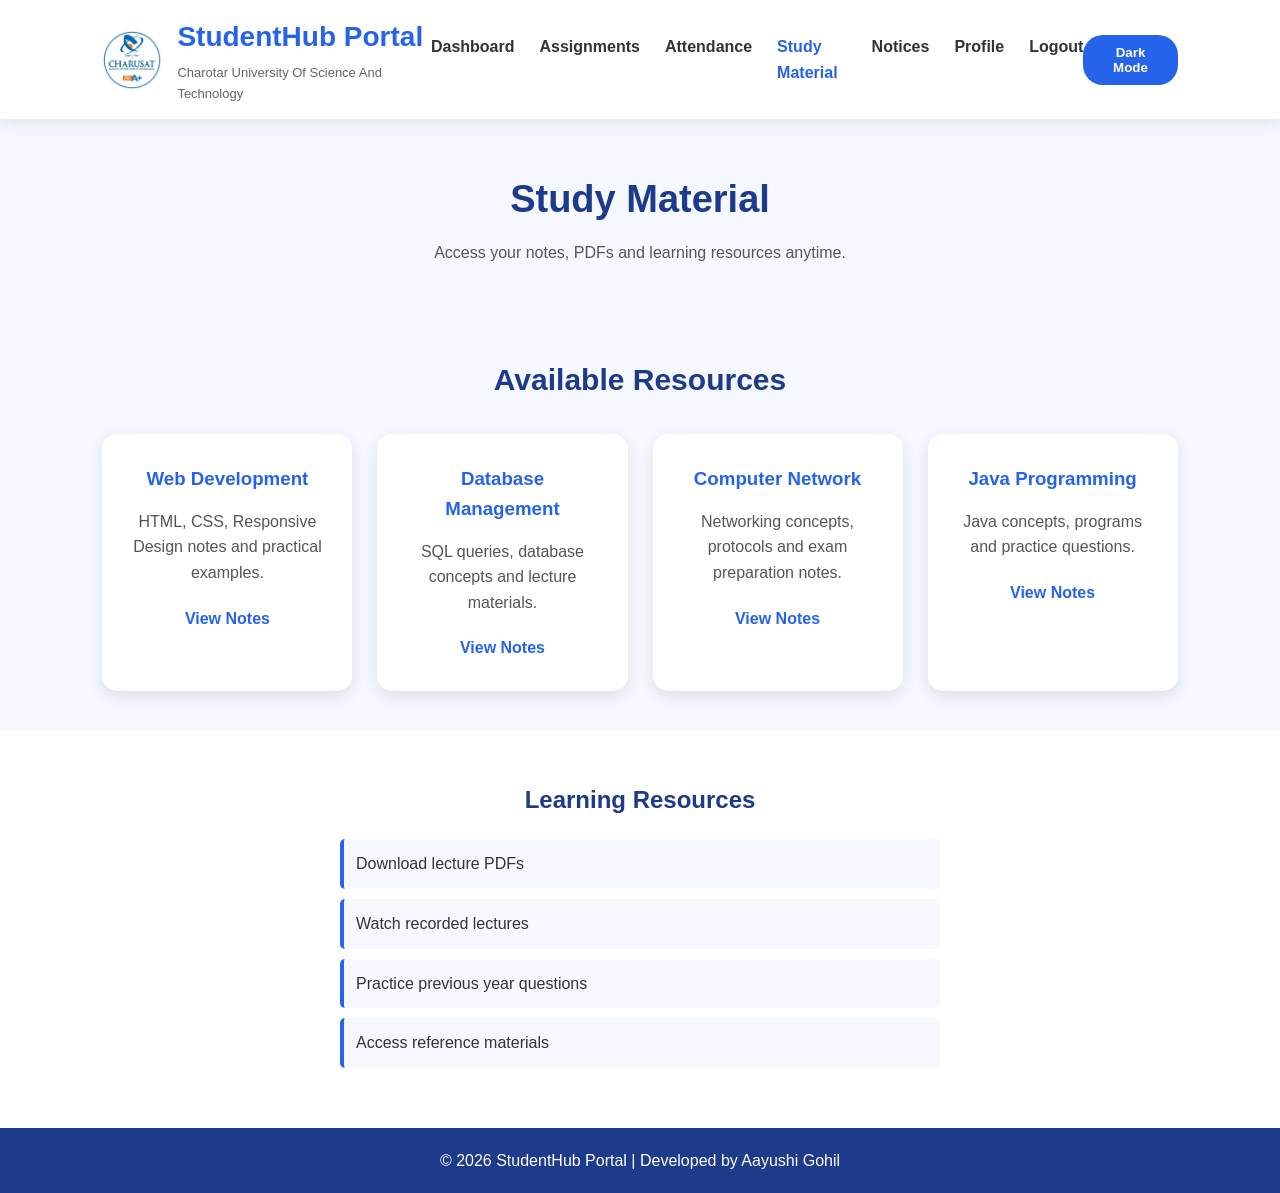
<file: StudyMaterial.html>
<!DOCTYPE html>
<html lang="en">
<head>
<meta charset="UTF-8">
<meta name="viewport" content="width=device-width, initial-scale=1.0">
<title>Study Material - StudentHub</title>
<link rel="stylesheet" href="style.css">
</head>
<body>
<header>
<div class="logo">
    <img src="images/college-logo.png"
         alt="College Logo">
    <div class="logo-text">
        <h2>StudentHub Portal</h2>
        <p>Charotar University Of Science And Technology</p>
    </div>
</div>
<nav>
<ul>
<li>
<a href="home.html">Dashboard</a>
</li>
<li>
<a href="Assignments.html">Assignments</a>
</li>
<li>
<a href="Attentence.html">Attendance</a>
</li>
<li>
<a href="StudyMaterial.html" class="active">Study Material</a>
</li>
<li>
<a href="Notice.html">Notices</a>
</li>
<li>
<a href="Profile.html">Profile</a>
</li>
<li>
<a href="Logout.html">Logout</a>
</li>
</ul>
</nav>
<button id="themeBtn" class="theme-btn" onclick="toggleTheme()">
    Dark Mode
</button>

</header>
<main>
<section class="page-banner">
<h1>
Study Material
</h1>
<p>
Access your notes, PDFs and learning resources anytime.
</p>
</section>
<section class="material-section">
<h2>
Available Resources
</h2>
<div class="material-container">
<article class="card">
<h3>
 Web Development
</h3>
<p>
HTML, CSS, Responsive Design notes and practical examples.
</p>
<a href="#">
View Notes
</a>
</article>
<article class="card">
<h3>
 Database Management
</h3>
<p>
SQL queries, database concepts and lecture materials.
</p>
<a href="#">
View Notes
</a>
</article>
<article class="card">
<h3>
Computer Network
</h3>
<p>
Networking concepts, protocols and exam preparation notes.
</p>
<a href="#">
View Notes
</a>
</article>
<article class="card">
<h3>
 Java Programming
</h3>
<p>
Java concepts, programs and practice questions.
</p>
<a href="#">
View Notes
</a>
</article>
</div>
</section>
<section class="resource-section">
<h2>
Learning Resources
</h2>
<ul>
<li>Download lecture PDFs</li>
<li>Watch recorded lectures</li>
<li>Practice previous year questions</li>
<li>Access reference materials</li>
</ul>
</section>
</main>
<footer>
<p>
© 2026 StudentHub Portal | Developed by Aayushi Gohil
</p>
</footer>
<script src="script.js"></script>
</body>
</html>
</file>
<file: style.css>
* {
    margin: 0;
    padding: 0;
    box-sizing: border-box;
    font-family: "Poppins", Arial, sans-serif;
}
html {
    scroll-behavior: smooth;
}
body {
    background: #f5f8ff;
    color: #333;
    line-height: 1.6;
    transition: 0.3s;
}
img {
    max-width: 100%;
}
header {
    background: white;
    display: flex;
    justify-content: space-between;
    align-items: center;
    padding: 15px 8%;
    box-shadow: 0 3px 15px rgba(0, 0, 0, 0.1);
    position: sticky;
    top: 0;
    z-index: 100;
}
.logo {
    display: flex;
    align-items: center;
    gap: 15px;
}
.logo img {
    width: 60px;
    height: 60px;
    object-fit: contain;
}
.logo-text h2 {
    color: #2563eb;
    font-size: 28px;
    margin: 0;
}

.logo-text p {
    font-size: 13px;
    color: #666;
    margin-top: 3px;
}
nav ul {
    display: flex;
    list-style: none;
    gap: 25px;
}
nav ul li a {
    text-decoration: none;
    color: #333;
    font-weight: 600;
    transition: 0.3s;
}
nav ul li a:hover,
nav ul li a.active {
    color: #2563eb;
}
.hamburger {
    display: none;
    background: #2563eb;
    color: white;
    border: none;
    padding: 10px 15px;
    border-radius: 6px;
    cursor: pointer;
    font-size: 20px;
}
.notification {
    background: #2563eb;
    color: white;
    text-align: center;
    padding: 10px;
    font-weight: 500;
}
.notification button {
    background: transparent;
    border: none;
    color: white;
    font-size: 20px;
    margin-left: 15px;
    cursor: pointer;
}
.btn,
button {
    padding: 12px 30px;
    border: none;
    background: #2563eb;
    color: white;
    border-radius: 30px;
    text-decoration: none;
    cursor: pointer;
    font-weight: bold;
    transition: 0.3s;
}

.btn:hover,
button:hover {
    background: #1d4ed8;
}
.secondary-btn {
    background: white;
    color: #2563eb;
    border: 2px solid #2563eb;
}
.theme-btn {
    padding: 10px 15px;
    border: none;
    border-radius: 20px;
    background: #2563eb;
    color: white;
    cursor: pointer;
}
.hero {
    min-height: 85vh;
    display: flex;
    align-items: center;
    padding: 60px 8%;
    background-image: url("images/hero.jpg");
    background-size: cover;
    background-position: center;
    position: relative;
}
.hero::before {
    content: "";
    position: absolute;
    inset: 0;
    background: rgba(255, 255, 255, 0.78);
}
.hero-text {
    position: relative;
    z-index: 1;
    width: 60%;
}
.hero-text h1 {
    font-size: 48px;
    color: #1e3a8a;
    margin-bottom: 20px;
}

.hero-text p {
    font-size: 18px;
    margin-bottom: 30px;
}
.buttons {
    display: flex;
    gap: 15px;
    flex-wrap: wrap;
}
.features {
    padding: 60px 8%;
    text-align: center;
}

.features h2,
.slider-section h2,
.faq-section h2 {
    color: #1e3a8a;
    margin-bottom: 30px;
    font-size: 32px;
}

.feature-container {
    display: grid;
    grid-template-columns: repeat(4, 1fr);
    gap: 25px;
}
.card {
    background: white;
    padding: 30px;
    border-radius: 15px;
    box-shadow: 0 5px 15px rgba(0, 0, 0, 0.1);
    transition: 0.3s;
}

.card:hover {
    transform: translateY(-8px);
}

.card h3 {
    color: #2563eb;
    margin-bottom: 15px;
}
.slider-section {
    padding: 60px 8%;
    text-align: center;
}
.slider {
    position: relative;
    max-width: 750px;
    height: 230px;
    margin: auto;
    overflow: hidden;
    background: white;
    border-radius: 15px;
    box-shadow: 0 5px 15px rgba(0, 0, 0, 0.1);
}
.slide {
    display: none;
    padding: 70px 50px;
}

.slide.active {
    display: block;
}
.slide h3 {
    color: #2563eb;
    font-size: 25px;
    margin-bottom: 15px;
}

.slider-btn {
    position: absolute;
    top: 45%;
    padding: 10px 15px;
    border-radius: 50%;
}
.prev {
    left: 15px;
}

.next {
    right: 15px;
}
.faq-section {
    padding: 60px 8%;
}
.faq {
    max-width: 750px;
    margin: 10px auto;
}
.faq-question {
    width: 100%;
    border-radius: 8px;
    display: flex;
    justify-content: space-between;
    align-items: center;
    text-align: left;
}

.faq-question span {
    font-size: 22px;
}
.faq-answer {
    display: none;
    background: white;
    padding: 20px;
    border-radius: 0 0 8px 8px;
}
.faq-answer.show {
    display: block;
}
.modal {
    display: none;
    position: fixed;
    inset: 0;
    background: rgba(0, 0, 0, 0.6);
    justify-content: center;
    align-items: center;
    z-index: 500;
}
.modal-content {
    position: relative;
    background: white;
    padding: 40px;
    width: 90%;
    max-width: 500px;
    border-radius: 15px;
    text-align: center;
    animation: popup 0.3s ease;
}
.modal-content h2 {
    color: #1e3a8a;
    margin-bottom: 15px;
}
.modal-content p {
    margin-bottom: 20px;
}
.close-btn {
    position: absolute;
    top: 10px;
    right: 15px;
    background: transparent;
    color: #333;
    font-size: 25px;
    padding: 5px;
}
.close-btn:hover {
    background: transparent;
    color: red;
}
.dashboard-hero {
    display: flex;
    align-items: center;
    justify-content: space-between;
    gap: 50px;
    padding: 60px 8%;
    background: #f5f8ff;
}
.dashboard-text {
    width: 55%;
}
.dashboard-text h1 {
    font-size: 42px;
    color: #1e3a8a;
    margin-bottom: 20px;
}
.dashboard-text p {
    font-size: 17px;
    color: #555;
    line-height: 1.7;
}
.dashboard-image {
    width: 40%;
    text-align: center;
}
.dashboard-image img {
    width: 100%;
    max-width: 450px;
    height: 280px;
    object-fit: cover;
    border-radius: 15px;
    box-shadow: 0 5px 15px rgba(0, 0, 0, 0.12);
}
.stats-section {
    padding: 50px 8%;
    text-align: center;
    background: white;
}
.stats-section h2 {
    color: #1e3a8a;
    font-size: 32px;
    margin-bottom: 30px;
}
.stats-container {
    display: grid;
    grid-template-columns: repeat(4, 1fr);
    gap: 25px;
}
.stats-container .card {
    background: white;
    padding: 30px 20px;
    border-radius: 15px;
    box-shadow: 0 5px 15px rgba(0, 0, 0, 0.1);
    transition: 0.3s;
}
.stats-container .card:hover {
    transform: translateY(-8px);
}
.stats-container .card h3 {
    color: #2563eb;
    font-size: 20px;
    margin-bottom: 12px;
}

.stats-container .card p {
    color: #555;
    font-size: 15px;
}
.activity-section {
    padding: 50px 8%;
    background: #f5f8ff;
}

.activity-section h2 {
    text-align: center;
    color: #1e3a8a;
    font-size: 32px;
    margin-bottom: 30px;
}

.activity-section ul {
    max-width: 750px;
    margin: auto;
    padding: 0;
    list-style: none;
}

.activity-section li {
    background: white;
    margin-bottom: 12px;
    padding: 16px 20px;
    border-left: 5px solid #2563eb;
    border-radius: 6px;
    box-shadow: 0 3px 10px rgba(0, 0, 0, 0.08);
    color: #444;
}
.about-section {
    display: flex;
    align-items: center;
    gap: 60px;
    padding: 70px 8%;
    background: #f5f8ff;
}
.about-image {
    width: 45%;
}
.about-image img {
    width: 100%;
    height: 330px;
    object-fit: cover;
    border-radius: 15px;
    box-shadow: 0 5px 15px rgba(0, 0, 0, 0.12);
}
.about-content {
    width: 55%;
}
.about-content h1 {
    color: #1e3a8a;
    font-size: 38px;
    margin-bottom: 20px;
}
.about-content p {
    color: #555;
    margin-bottom: 15px;
    font-size: 16px;
}
.info-section {
    display: grid;
    grid-template-columns: repeat(2, 1fr);
    gap: 25px;
    padding: 50px 8%;
    background: white;
}

.info-section article {
    background: white;
    padding: 30px;
    border-radius: 15px;
    box-shadow: 0 5px 15px rgba(0, 0, 0, 0.1);
}

.info-section h2 {
    color: #2563eb;
    margin-bottom: 15px;
}

.info-section p {
    color: #555;
}
.mission-section {
    padding: 60px 8%;
    text-align: center;
    background: #f5f8ff;
}
.mission-section > h2 {
    color: #1e3a8a;
    font-size: 32px;
    margin-bottom: 30px;
}

.card-container {
    display: grid;
    grid-template-columns: repeat(3, 1fr);
    gap: 25px;
}

.card-container .card {
    background: white;
}
.login-section {
    min-height: calc(100vh - 170px);
    display: flex;
    justify-content: center;
    align-items: flex-start;
    padding: 50px 20px;
    background: #f5f8ff;
}

.login-container {
    width: 420px;
    background: white;
    padding: 35px 40px;
    border-radius: 10px;
    box-shadow: 0 4px 15px rgba(0, 0, 0, 0.1);
}

.login-container h1 {
    text-align: center;
    color: #1e3f8f;
    font-size: 28px;
    margin-bottom: 10px;
}

.login-container > p:first-of-type {
    text-align: center;
    color: #555;
    font-size: 14px;
    line-height: 1.5;
    margin-bottom: 25px;
}

.login-container form {
    width: 100%;
}

.form-group {
    margin-bottom: 18px;
}
.form-group label {
    display: block;
    color: #222;
    font-size: 14px;
    font-weight: 600;
    margin-bottom: 7px;
}
.form-group input {
    width: 100%;
    height: 42px;
    padding: 8px 12px;
    border: 1px solid #c7c7c7;
    border-radius: 5px;
    outline: none;
    font-size: 14px;
    background: white;
}
.form-group input:focus {
    border-color: #2864e8;
    box-shadow: 0 0 4px rgba(40, 100, 232, 0.25);
}
.login-container form button {
    width: 100%;
    height: 42px;
    border: none;
    border-radius: 22px;
    background: #2864e8;
    color: white;
    font-size: 15px;
    font-weight: 600;
    cursor: pointer;
    margin-top: 5px;
}
.login-container form button:hover {
    background: #1e52c7;
}

.login-container > p:last-of-type {
    text-align: center;
    color: #555;
    font-size: 14px;
    margin-top: 20px;
}

.login-container > p:last-of-type a {
    color: #2864e8;
    text-decoration: none;
    font-weight: 600;
}

.login-container > p:last-of-type a:hover {
    text-decoration: underline;
}
.signup-section {
    min-height: calc(100vh - 170px);
    display: flex;
    justify-content: center;
    align-items: flex-start;
    padding: 40px 20px;
    background: #f5f8ff;
}
.signup-container {
    width: 480px;
    background: white;
    padding: 35px 40px;
    border-radius: 10px;
    box-shadow: 0 4px 15px rgba(0, 0, 0, 0.1);
}
.signup-container h1 {
    text-align: center;
    color: #1e3f8f;
    font-size: 28px;
    margin-bottom: 10px;
}
.signup-container > p:first-of-type {
    text-align: center;
    color: #555;
    font-size: 14px;
    margin-bottom: 25px;
}

.signup-container .form-group {
    margin-bottom: 17px;
}
.signup-container .form-group label {
    display: block;
    font-weight: 600;
    font-size: 14px;
    margin-bottom: 7px;
}
.signup-container input[type="text"],
.signup-container input[type="email"],
.signup-container input[type="tel"],
.signup-container input[type="password"],
.signup-container select {
    width: 100%;
    height: 42px;
    padding: 8px 12px;
    border: 1px solid #c7c7c7;
    border-radius: 5px;
    outline: none;
    font-size: 14px;
    background: white;
}
.signup-container input:focus,
.signup-container select:focus {
    border-color: #2864e8;
}
.signup-container input[type="radio"] {
    width: auto;
    height: auto;
    margin-right: 5px;
    margin-left: 8px;
}

.signup-container input[type="radio"]:first-child {
    margin-left: 0;
}

.signup-container form > button {
    width: 100%;
    height: 42px;
    margin-top: 5px;
}

.signup-container > p:last-of-type {
    text-align: center;
    margin-top: 18px;
    color: #555;
    font-size: 14px;
}

.signup-container > p:last-of-type a {
    color: #2563eb;
    font-weight: 600;
    text-decoration: none;
}

.page-banner {
    text-align: center;
    padding: 50px 20px;
    background: #f5f8ff;
}

.page-banner h1 {
    color: #1e3a8a;
    font-size: 38px;
    margin-bottom: 10px;
}

.page-banner p {
    color: #555;
    font-size: 16px;
}
.assignment-section {
    padding: 30px 8% 60px;
    background: #f5f8ff;
}

.assignment-section table {
    width: 100%;
    border-collapse: collapse;
    background: white;
    border-radius: 10px;
    overflow: hidden;
    box-shadow: 0 5px 15px rgba(0, 0, 0, 0.1);
}

.assignment-section th {
    background: #2563eb;
    color: white;
    padding: 15px;
    text-align: left;
}

.assignment-section td {
    padding: 15px;
    border-bottom: 1px solid #eee;
}

.assignment-section tr:last-child td {
    border-bottom: none;
}

.assignment-section tr:hover {
    background: #f5f8ff;
}

.attendance-overview {
    padding: 30px 8%;
    background: #f5f8ff;
    text-align: center;
}

.attendance-card {
    max-width: 400px;
    margin: auto;
    background: white;
    padding: 35px;
    border-radius: 15px;
    box-shadow: 0 5px 15px rgba(0, 0, 0, 0.1);
}

.attendance-card h2 {
    color: #1e3a8a;
    margin-bottom: 10px;
}

.attendance-card h1 {
    color: #2563eb;
    font-size: 50px;
    margin: 10px 0;
}

.attendance-card p {
    color: #555;
}

.attendance-table {
    padding: 30px 8% 60px;
    background: #f5f8ff;
}

.attendance-table h2 {
    text-align: center;
    color: #1e3a8a;
    margin-bottom: 25px;
}

.attendance-table table {
    width: 100%;
    border-collapse: collapse;
    background: white;
    border-radius: 10px;
    overflow: hidden;
    box-shadow: 0 5px 15px rgba(0, 0, 0, 0.1);
}

.attendance-table th {
    background: #2563eb;
    color: white;
    padding: 15px;
    text-align: left;
}

.attendance-table td {
    padding: 15px;
    border-bottom: 1px solid #eee;
}
.material-section {
    padding: 40px 8%;
    text-align: center;
    background: #f5f8ff;
}

.material-section h2 {
    color: #1e3a8a;
    font-size: 30px;
    margin-bottom: 30px;
}

.material-container {
    display: grid;
    grid-template-columns: repeat(4, 1fr);
    gap: 25px;
}

.material-container .card {
    text-align: center;
}

.material-container .card p {
    color: #555;
    margin-bottom: 20px;
}

.material-container .card a {
    display: inline-block;
    color: #2563eb;
    text-decoration: none;
    font-weight: 600;
}

.material-container .card a:hover {
    text-decoration: underline;
}

.resource-section {
    padding: 50px 8%;
    background: white;
    text-align: center;
}

.resource-section h2 {
    color: #1e3a8a;
    margin-bottom: 20px;
}

.resource-section ul {
    list-style: none;
    max-width: 600px;
    margin: auto;
}

.resource-section li {
    background: #f5f8ff;
    margin-bottom: 10px;
    padding: 12px;
    border-left: 4px solid #2563eb;
    text-align: left;
    border-radius: 5px;
}
.notice-section {
    padding: 40px 8% 60px;
    display: grid;
    grid-template-columns: repeat(3, 1fr);
    gap: 25px;
    background: #f5f8ff;
}

.notice-section .card {
    background: white;
}

.notice-section .card h3 {
    color: #2563eb;
}

.notice-section .card p {
    color: #555;
    margin-bottom: 15px;
}

.notice-section .card small {
    color: #777;
}

.profile-section {
    display: flex;
    align-items: stretch;
    justify-content: center;
    gap: 30px;
    padding: 60px 8%;
    background: #f5f8ff;
}

.profile-card {
    width: 300px;
    background: white;
    padding: 35px 25px;
    border-radius: 15px;
    text-align: center;
    box-shadow: 0 5px 15px rgba(0, 0, 0, 0.1);
}

.profile-card img {
    width: 140px;
    height: 140px;
    border-radius: 50%;
    object-fit: cover;
    margin-bottom: 15px;
    border: 4px solid #2563eb;
}

.profile-card h1 {
    color: #1e3a8a;
    font-size: 25px;
    margin-bottom: 5px;
}

.profile-card p {
    color: #666;
}

.profile-details {
    width: 500px;
    background: white;
    padding: 35px;
    border-radius: 15px;
    box-shadow: 0 5px 15px rgba(0, 0, 0, 0.1);
}

.profile-details h2 {
    color: #1e3a8a;
    margin-bottom: 25px;
}

.profile-details p {
    padding: 12px 0;
    border-bottom: 1px solid #eee;
    color: #555;
}

.profile-details p:last-child {
    border-bottom: none;
}

.profile-details strong {
    color: #2563eb;
}
.logout-section {
    min-height: calc(100vh - 170px);
    display: flex;
    flex-direction: column;
    justify-content: center;
    align-items: center;
    text-align: center;
    padding: 50px 20px;
    background: #f5f8ff;
}

.logout-section h1 {
    color: #1e3a8a;
    font-size: 36px;
    margin-bottom: 15px;
}

.logout-section p {
    color: #555;
    margin-bottom: 25px;
}
.logout-section a {
    display: inline-block;
    padding: 12px 30px;
    background: #2563eb;
    color: white;
    text-decoration: none;
    border-radius: 30px;
    font-weight: bold;
}
.logout-section a:hover {
    background: #1d4ed8;
}
footer {
    background: #1e3a8a;
    color: white;
    text-align: center;
    padding: 20px;
    margin-top: 0;
}

footer p {
    margin: 0;
}
@media (max-width: 900px) {

    header {
        flex-wrap: wrap;
    }

    .hamburger {
        display: block;
    }

    nav {
        width: 100%;
    }
    nav ul {
        display: none;
        flex-direction: column;
        background: white;
        padding: 20px;
        border-radius: 10px;
        margin-top: 15px;
    }
    nav ul.show {
        display: flex;
    }
    .hero-text {
        width: 100%;
    }
    .feature-container {
        grid-template-columns: repeat(2, 1fr);
    }
    .dashboard-hero {
        flex-direction: column;
        text-align: center;
        padding: 45px 6%;
    }
    .dashboard-text {
        width: 100%;
    }
    .dashboard-image {
        width: 80%;
    }
    .stats-container {
        grid-template-columns: repeat(2, 1fr);
    }
    .about-section {
        flex-direction: column;
        gap: 30px;
    }
    .about-image,
    .about-content {
        width: 100%;
    }
    .card-container {
        grid-template-columns: repeat(2, 1fr);
    }
    .material-container {
        grid-template-columns: repeat(2, 1fr);
    }
    .notice-section {
        grid-template-columns: repeat(2, 1fr);
    }
    .profile-section {
        flex-direction: column;
        align-items: center;
    }

    .profile-card,
    .profile-details {
        width: 90%;
        max-width: 550px;
    }
}
@media (max-width: 600px) {
    .logo-text h2 {
        font-size: 21px;
    }

    .logo-text p {
        font-size: 10px;
    }

    .logo img {
        width: 45px;
        height: 45px;
    }
    .hero {
        text-align: center;
    }

    .hero-text h1 {
        font-size: 32px;
    }
    .buttons {
        flex-direction: column;
        align-items: center;
    }
    .feature-container {
        grid-template-columns: 1fr;
    }
    .slider {
        height: 260px;
    }
    .dashboard-text h1 {
        font-size: 32px;
    }

    .dashboard-text p {
        font-size: 15px;
    }

    .dashboard-image {
        width: 100%;
    }

    .dashboard-image img {
        height: 220px;
    }

    .stats-container {
        grid-template-columns: 1fr;
    }

    .stats-section h2,
    .activity-section h2 {
        font-size: 26px;
    }
    .about-content h1 {
        font-size: 30px;
    }

    .about-image img {
        height: 250px;
    }
    .info-section {
        grid-template-columns: 1fr;
    }
    .card-container {
        grid-template-columns: 1fr;
    }
    .login-container,
    .signup-container {
        width: 100%;
        padding: 25px 20px;
    }

    .login-section,
    .signup-section {
        padding: 25px 15px;
    }
    .page-banner h1 {
        font-size: 30px;
    }
    .assignment-section,
    .attendance-table {
        overflow-x: auto;
    }

    .assignment-section table,
    .attendance-table table {
        min-width: 600px;
    }
    .material-container {
        grid-template-columns: 1fr;
    }
    .notice-section {
        grid-template-columns: 1fr;
    }
    .profile-card,
    .profile-details {
        width: 100%;
    }
    .logout-section h1 {
        font-size: 28px;
    }
}
/* ==========================================
   GLOBAL DARK MODE
   Works on ALL StudentHub pages
   ========================================== */

body.dark {
    background: #121212;
    color: #f1f1f1;
}


/* HEADER */

body.dark header {
    background: #1e1e1e;
    color: #ffffff;
}

body.dark .logo-text h2,
body.dark .logo-text p {
    color: #ffffff;
}

body.dark nav ul {
    background: #1e1e1e;
}

body.dark nav a {
    color: #ffffff;
}

body.dark nav a:hover {
    color: #60a5fa;
}


/* GENERAL TEXT */

body.dark h1,
body.dark h2,
body.dark h3,
body.dark h4,
body.dark p,
body.dark span,
body.dark label {
    color: #f1f1f1;
}


/* SECTIONS */

body.dark .hero,
body.dark .features,
body.dark .faq-section,
body.dark .about-section,
body.dark .info-section,
body.dark .stats-section,
body.dark .activity-section,
body.dark .assignment-section,
body.dark .attendance-section,
body.dark .materials-section,
body.dark .notice-section,
body.dark .profile-section,
body.dark .logout-section,
body.dark .login-section,
body.dark .signup-section {
    background: #121212;
}


/* CARDS */

body.dark .card,
body.dark .feature-card,
body.dark .stats-card,
body.dark .material-card,
body.dark .notice-card,
body.dark .profile-card,
body.dark .profile-details,
body.dark .login-container,
body.dark .signup-container {
    background: #1e1e1e;
    color: #ffffff;
}


/* CARD TEXT */

body.dark .card h3,
body.dark .feature-card h3,
body.dark .stats-card h3,
body.dark .material-card h3,
body.dark .notice-card h3,
body.dark .profile-card h1,
body.dark .profile-details h2 {
    color: #60a5fa;
}

body.dark .card p,
body.dark .feature-card p,
body.dark .stats-card p,
body.dark .material-card p,
body.dark .notice-card p,
body.dark .profile-card p,
body.dark .profile-details p {
    color: #d1d5db;
}


/* SLIDER */

body.dark .slider {
    background: #1e1e1e;
    color: #ffffff;
}

body.dark .slide {
    color: #ffffff;
}


/* FAQ */

body.dark .faq-question {
    background: #1e1e1e;
    color: #ffffff;
}

body.dark .faq-answer {
    background: #2a2a2a;
    color: #ffffff;
}

body.dark .faq-answer p {
    color: #d1d5db;
}


/* MODAL */

body.dark .modal-content {
    background: #1e1e1e;
    color: #ffffff;
}

body.dark .modal-content h2,
body.dark .modal-content p {
    color: #ffffff;
}


/* FORMS */

body.dark input,
body.dark textarea,
body.dark select {
    background: #2a2a2a;
    color: #ffffff;
    border: 1px solid #555;
}

body.dark input::placeholder,
body.dark textarea::placeholder {
    color: #aaaaaa;
}


/* TABLES */

body.dark table {
    background: #1e1e1e;
    color: #ffffff;
}

body.dark th {
    background: #2563eb;
    color: #ffffff;
}

body.dark td {
    color: #eeeeee;
    border-color: #444;
}

body.dark tr:nth-child(even) {
    background: #252525;
}


/* PROFILE */

body.dark .profile-details p {
    border-bottom-color: #444;
}


/* PAGE BANNER */

body.dark .page-banner {
    background: #1e3a8a;
}


/* HAMBURGER MENU */

body.dark .hamburger {
    background: #2563eb;
}


/* THEME BUTTON */
/* ==========================================
   GLOBAL DARK MODE
   Works on ALL StudentHub pages
   ========================================== */

body.dark {
    background: #121212;
    color: #f1f1f1;
}


/* HEADER */

body.dark header {
    background: #1e1e1e;
    color: #ffffff;
}

body.dark .logo-text h2,
body.dark .logo-text p {
    color: #ffffff;
}

body.dark nav ul {
    background: #1e1e1e;
}

body.dark nav a {
    color: #ffffff;
}

body.dark nav a:hover {
    color: #60a5fa;
}


/* GENERAL TEXT */

body.dark h1,
body.dark h2,
body.dark h3,
body.dark h4,
body.dark p,
body.dark span,
body.dark label {
    color: #f1f1f1;
}


/* SECTIONS */

body.dark .hero,
body.dark .features,
body.dark .faq-section,
body.dark .about-section,
body.dark .info-section,
body.dark .stats-section,
body.dark .activity-section,
body.dark .assignment-section,
body.dark .attendance-section,
body.dark .materials-section,
body.dark .notice-section,
body.dark .profile-section,
body.dark .logout-section,
body.dark .login-section,
body.dark .signup-section {
    background: #121212;
}


/* CARDS */

body.dark .card,
body.dark .feature-card,
body.dark .stats-card,
body.dark .material-card,
body.dark .notice-card,
body.dark .profile-card,
body.dark .profile-details,
body.dark .login-container,
body.dark .signup-container {
    background: #1e1e1e;
    color: #ffffff;
}


/* CARD TEXT */

body.dark .card h3,
body.dark .feature-card h3,
body.dark .stats-card h3,
body.dark .material-card h3,
body.dark .notice-card h3,
body.dark .profile-card h1,
body.dark .profile-details h2 {
    color: #60a5fa;
}

body.dark .card p,
body.dark .feature-card p,
body.dark .stats-card p,
body.dark .material-card p,
body.dark .notice-card p,
body.dark .profile-card p,
body.dark .profile-details p {
    color: #d1d5db;
}


/* SLIDER */

body.dark .slider {
    background: #1e1e1e;
    color: #ffffff;
}

body.dark .slide {
    color: #ffffff;
}


/* FAQ */

body.dark .faq-question {
    background: #1e1e1e;
    color: #ffffff;
}

body.dark .faq-answer {
    background: #2a2a2a;
    color: #ffffff;
}

body.dark .faq-answer p {
    color: #d1d5db;
}


/* MODAL */

body.dark .modal-content {
    background: #1e1e1e;
    color: #ffffff;
}

body.dark .modal-content h2,
body.dark .modal-content p {
    color: #ffffff;
}


/* FORMS */

body.dark input,
body.dark textarea,
body.dark select {
    background: #2a2a2a;
    color: #ffffff;
    border: 1px solid #555;
}

body.dark input::placeholder,
body.dark textarea::placeholder {
    color: #aaaaaa;
}


/* TABLES */

body.dark table {
    background: #1e1e1e;
    color: #ffffff;
}

body.dark th {
    background: #2563eb;
    color: #ffffff;
}

body.dark td {
    color: #eeeeee;
    border-color: #444;
}

body.dark tr:nth-child(even) {
    background: #252525;
}


/* PROFILE */

body.dark .profile-details p {
    border-bottom-color: #444;
}


/* PAGE BANNER */

body.dark .page-banner {
    background: #1e3a8a;
}


/* HAMBURGER MENU */

body.dark .hamburger {
    background: #2563eb;
}


/* THEME BUTTON */

body.dark .theme-btn {
    background: #f1f1f1;
    color: #111111;
}


/* NOTIFICATION */

body.dark .notification {
    background: #1e3a8a;
}


/* FOOTER */

body.dark footer {
    background: #0b1120;
    color: #ffffff;
}


/* LINKS */

body.dark a {
    color: #60a5fa;
}


/* BUTTONS */

body.dark button {
    color: inherit;
}


/* MOBILE MENU */

@media (max-width: 900px) {

    body.dark nav ul {
        background: #1e1e1e;
    }

}/* ==========================================
   GLOBAL DARK MODE
   Works on ALL StudentHub pages
   ========================================== */

body.dark {
    background: #121212;
    color: #f1f1f1;
}


/* HEADER */

body.dark header {
    background: #1e1e1e;
    color: #ffffff;
}

body.dark .logo-text h2,
body.dark .logo-text p {
    color: #ffffff;
}

body.dark nav ul {
    background: #1e1e1e;
}

body.dark nav a {
    color: #ffffff;
}

body.dark nav a:hover {
    color: #60a5fa;
}


/* GENERAL TEXT */

body.dark h1,
body.dark h2,
body.dark h3,
body.dark h4,
body.dark p,
body.dark span,
body.dark label {
    color: #f1f1f1;
}


/* SECTIONS */

body.dark .hero,
body.dark .features,
body.dark .faq-section,
body.dark .about-section,
body.dark .info-section,
body.dark .stats-section,
body.dark .activity-section,
body.dark .assignment-section,
body.dark .attendance-section,
body.dark .materials-section,
body.dark .notice-section,
body.dark .profile-section,
body.dark .logout-section,
body.dark .login-section,
body.dark .signup-section {
    background: #121212;
}


/* CARDS */

body.dark .card,
body.dark .feature-card,
body.dark .stats-card,
body.dark .material-card,
body.dark .notice-card,
body.dark .profile-card,
body.dark .profile-details,
body.dark .login-container,
body.dark .signup-container {
    background: #1e1e1e;
    color: #ffffff;
}


/* CARD TEXT */

body.dark .card h3,
body.dark .feature-card h3,
body.dark .stats-card h3,
body.dark .material-card h3,
body.dark .notice-card h3,
body.dark .profile-card h1,
body.dark .profile-details h2 {
    color: #60a5fa;
}

body.dark .card p,
body.dark .feature-card p,
body.dark .stats-card p,
body.dark .material-card p,
body.dark .notice-card p,
body.dark .profile-card p,
body.dark .profile-details p {
    color: #d1d5db;
}


/* SLIDER */

body.dark .slider {
    background: #1e1e1e;
    color: #ffffff;
}

body.dark .slide {
    color: #ffffff;
}


/* FAQ */

body.dark .faq-question {
    background: #1e1e1e;
    color: #ffffff;
}

body.dark .faq-answer {
    background: #2a2a2a;
    color: #ffffff;
}

body.dark .faq-answer p {
    color: #d1d5db;
}


/* MODAL */

body.dark .modal-content {
    background: #1e1e1e;
    color: #ffffff;
}

body.dark .modal-content h2,
body.dark .modal-content p {
    color: #ffffff;
}


/* FORMS */

body.dark input,
body.dark textarea,
body.dark select {
    background: #2a2a2a;
    color: #ffffff;
    border: 1px solid #555;
}

body.dark input::placeholder,
body.dark textarea::placeholder {
    color: #aaaaaa;
}


/* TABLES */

body.dark table {
    background: #1e1e1e;
    color: #ffffff;
}

body.dark th {
    background: #2563eb;
    color: #ffffff;
}

body.dark td {
    color: #eeeeee;
    border-color: #444;
}

body.dark tr:nth-child(even) {
    background: #252525;
}


/* PROFILE */

body.dark .profile-details p {
    border-bottom-color: #444;
}


/* PAGE BANNER */

body.dark .page-banner {
    background: #1e3a8a;
}


/* HAMBURGER MENU */

body.dark .hamburger {
    background: #2563eb;
}


/* THEME BUTTON */

body.dark .theme-btn {
    background: #f1f1f1;
    color: #111111;
}


/* NOTIFICATION */

body.dark .notification {
    background: #1e3a8a;
}


/* FOOTER */

body.dark footer {
    background: #0b1120;
    color: #ffffff;
}


/* LINKS */

body.dark a {
    color: #60a5fa;
}


/* BUTTONS */

body.dark button {
    color: inherit;
}


/* MOBILE MENU */

@media (max-width: 900px) {

    body.dark nav ul {
        background: #1e1e1e;
    }

}/* ==========================================
   GLOBAL DARK MODE
   Works on ALL StudentHub pages
   ========================================== */

body.dark {
    background: #121212;
    color: #f1f1f1;
}


/* HEADER */

body.dark header {
    background: #1e1e1e;
    color: #ffffff;
}

body.dark .logo-text h2,
body.dark .logo-text p {
    color: #ffffff;
}

body.dark nav ul {
    background: #1e1e1e;
}

body.dark nav a {
    color: #ffffff;
}

body.dark nav a:hover {
    color: #60a5fa;
}


/* GENERAL TEXT */

body.dark h1,
body.dark h2,
body.dark h3,
body.dark h4,
body.dark p,
body.dark span,
body.dark label {
    color: #f1f1f1;
}


/* SECTIONS */

body.dark .hero,
body.dark .features,
body.dark .faq-section,
body.dark .about-section,
body.dark .info-section,
body.dark .stats-section,
body.dark .activity-section,
body.dark .assignment-section,
body.dark .attendance-section,
body.dark .materials-section,
body.dark .notice-section,
body.dark .profile-section,
body.dark .logout-section,
body.dark .login-section,
body.dark .signup-section {
    background: #121212;
}


/* CARDS */

body.dark .card,
body.dark .feature-card,
body.dark .stats-card,
body.dark .material-card,
body.dark .notice-card,
body.dark .profile-card,
body.dark .profile-details,
body.dark .login-container,
body.dark .signup-container {
    background: #1e1e1e;
    color: #ffffff;
}


/* CARD TEXT */

body.dark .card h3,
body.dark .feature-card h3,
body.dark .stats-card h3,
body.dark .material-card h3,
body.dark .notice-card h3,
body.dark .profile-card h1,
body.dark .profile-details h2 {
    color: #60a5fa;
}

body.dark .card p,
body.dark .feature-card p,
body.dark .stats-card p,
body.dark .material-card p,
body.dark .notice-card p,
body.dark .profile-card p,
body.dark .profile-details p {
    color: #d1d5db;
}


/* SLIDER */

body.dark .slider {
    background: #1e1e1e;
    color: #ffffff;
}

body.dark .slide {
    color: #ffffff;
}


/* FAQ */

body.dark .faq-question {
    background: #1e1e1e;
    color: #ffffff;
}

body.dark .faq-answer {
    background: #2a2a2a;
    color: #ffffff;
}

body.dark .faq-answer p {
    color: #d1d5db;
}


/* MODAL */

body.dark .modal-content {
    background: #1e1e1e;
    color: #ffffff;
}

body.dark .modal-content h2,
body.dark .modal-content p {
    color: #ffffff;
}


/* FORMS */

body.dark input,
body.dark textarea,
body.dark select {
    background: #2a2a2a;
    color: #ffffff;
    border: 1px solid #555;
}

body.dark input::placeholder,
body.dark textarea::placeholder {
    color: #aaaaaa;
}


/* TABLES */

body.dark table {
    background: #1e1e1e;
    color: #ffffff;
}

body.dark th {
    background: #2563eb;
    color: #ffffff;
}

body.dark td {
    color: #eeeeee;
    border-color: #444;
}

body.dark tr:nth-child(even) {
    background: #252525;
}


/* PROFILE */

body.dark .profile-details p {
    border-bottom-color: #444;
}


/* PAGE BANNER */

body.dark .page-banner {
    background: #1e3a8a;
}


/* HAMBURGER MENU */

body.dark .hamburger {
    background: #2563eb;
}


/* THEME BUTTON */

body.dark .theme-btn {
    background: #f1f1f1;
    color: #111111;
}


/* NOTIFICATION */

body.dark .notification {
    background: #1e3a8a;
}


/* FOOTER */

body.dark footer {
    background: #0b1120;
    color: #ffffff;
}


/* LINKS */

body.dark a {
    color: #60a5fa;
}


/* BUTTONS */

body.dark button {
    color: inherit;
}


/* MOBILE MENU */

@media (max-width: 900px) {

    body.dark nav ul {
        background: #1e1e1e;
    }

}/* ==========================================
   GLOBAL DARK MODE
   Works on ALL StudentHub pages
   ========================================== */

body.dark {
    background: #121212;
    color: #f1f1f1;
}


/* HEADER */

body.dark header {
    background: #1e1e1e;
    color: #ffffff;
}

body.dark .logo-text h2,
body.dark .logo-text p {
    color: #ffffff;
}

body.dark nav ul {
    background: #1e1e1e;
}

body.dark nav a {
    color: #ffffff;
}

body.dark nav a:hover {
    color: #60a5fa;
}


/* GENERAL TEXT */

body.dark h1,
body.dark h2,
body.dark h3,
body.dark h4,
body.dark p,
body.dark span,
body.dark label {
    color: #f1f1f1;
}


/* SECTIONS */

body.dark .hero,
body.dark .features,
body.dark .faq-section,
body.dark .about-section,
body.dark .info-section,
body.dark .stats-section,
body.dark .activity-section,
body.dark .assignment-section,
body.dark .attendance-section,
body.dark .materials-section,
body.dark .notice-section,
body.dark .profile-section,
body.dark .logout-section,
body.dark .login-section,
body.dark .signup-section {
    background: #121212;
}


/* CARDS */

body.dark .card,
body.dark .feature-card,
body.dark .stats-card,
body.dark .material-card,
body.dark .notice-card,
body.dark .profile-card,
body.dark .profile-details,
body.dark .login-container,
body.dark .signup-container {
    background: #1e1e1e;
    color: #ffffff;
}


/* CARD TEXT */

body.dark .card h3,
body.dark .feature-card h3,
body.dark .stats-card h3,
body.dark .material-card h3,
body.dark .notice-card h3,
body.dark .profile-card h1,
body.dark .profile-details h2 {
    color: #60a5fa;
}

body.dark .card p,
body.dark .feature-card p,
body.dark .stats-card p,
body.dark .material-card p,
body.dark .notice-card p,
body.dark .profile-card p,
body.dark .profile-details p {
    color: #d1d5db;
}


/* SLIDER */

body.dark .slider {
    background: #1e1e1e;
    color: #ffffff;
}

body.dark .slide {
    color: #ffffff;
}


/* FAQ */

body.dark .faq-question {
    background: #1e1e1e;
    color: #ffffff;
}

body.dark .faq-answer {
    background: #2a2a2a;
    color: #ffffff;
}

body.dark .faq-answer p {
    color: #d1d5db;
}


/* MODAL */

body.dark .modal-content {
    background: #1e1e1e;
    color: #ffffff;
}

body.dark .modal-content h2,
body.dark .modal-content p {
    color: #ffffff;
}


/* FORMS */

body.dark input,
body.dark textarea,
body.dark select {
    background: #2a2a2a;
    color: #ffffff;
    border: 1px solid #555;
}

body.dark input::placeholder,
body.dark textarea::placeholder {
    color: #aaaaaa;
}


/* TABLES */

body.dark table {
    background: #1e1e1e;
    color: #ffffff;
}

body.dark th {
    background: #2563eb;
    color: #ffffff;
}

body.dark td {
    color: #eeeeee;
    border-color: #444;
}

body.dark tr:nth-child(even) {
    background: #252525;
}


/* PROFILE */

body.dark .profile-details p {
    border-bottom-color: #444;
}


/* PAGE BANNER */

body.dark .page-banner {
    background: #1e3a8a;
}


/* HAMBURGER MENU */

body.dark .hamburger {
    background: #2563eb;
}


/* THEME BUTTON */

body.dark .theme-btn {
    background: #f1f1f1;
    color: #111111;
}


/* NOTIFICATION */

body.dark .notification {
    background: #1e3a8a;
}


/* FOOTER */

body.dark footer {
    background: #0b1120;
    color: #ffffff;
}


/* LINKS */

body.dark a {
    color: #60a5fa;
}


/* BUTTONS */

body.dark button {
    color: inherit;
}


/* MOBILE MENU */

@media (max-width: 900px) {

    body.dark nav ul {
        background: #1e1e1e;
    }

}
body.dark .theme-btn {
    background: #ece2e2;
    color: #111111;
}


/* NOTIFICATION */

body.dark .notification {
    background: #1e3a8a;
}


/* FOOTER */

body.dark footer {
    background: #0b1120;
    color: #ffffff;
}


/* LINKS */

body.dark a {
    color: #60a5fa;
}


/* BUTTONS */

body.dark button {
    color: inherit;
}


/* MOBILE MENU */

@media (max-width: 900px) {

    body.dark nav ul {
        background: #1e1e1e;
    }


}
.hamburger:focus {
    outline: 3px solid #93c5fd;
    outline-offset: 2px;
}
</file>
<file: practical6.css>
/* ==========================================
   PRACTICAL 6
   STUDENTHUB DATA EXPLORER
   ========================================== */

.data-hero {

    padding: 70px 8%;

    text-align: center;

    background: linear-gradient(
        135deg,
        #eff6ff,
        #dbeafe
    );

}

.data-badge {

    display: inline-block;

    padding: 6px 15px;

    border-radius: 20px;

    background: #2563eb;

    color: white;

    font-size: 13px;

    font-weight: bold;

    margin-bottom: 15px;

}

.data-hero h1 {

    color: #1e3a8a;

    font-size: 42px;

    margin-bottom: 15px;

}

.data-hero p {

    max-width: 750px;

    margin: auto;

    color: #555;

    font-size: 17px;

}


/* DATA SECTION */

.data-section {

    padding: 50px 8%;

    background: #f5f8ff;

    min-height: 600px;

}

.data-container {

    max-width: 1200px;

    margin: auto;

}


/* DATASET TABS */

.dataset-tabs {

    display: flex;

    justify-content: center;

    gap: 15px;

    margin-bottom: 30px;

    flex-wrap: wrap;

}

.dataset-btn {

    padding: 12px 25px;

    border: 2px solid #2563eb;

    border-radius: 30px;

    background: white;

    color: #2563eb;

    cursor: pointer;

    font-weight: bold;

}

.dataset-btn:hover {

    background: #2563eb;

    color: white;

}

.dataset-btn.active {

    background: #2563eb;

    color: white;

}


/* CONTROLS */

.controls {

    display: grid;

    grid-template-columns:
        2fr 1fr 1fr;

    gap: 20px;

    background: white;

    padding: 25px;

    border-radius: 15px;

    box-shadow:
        0 5px 15px rgba(0, 0, 0, 0.08);

    margin-bottom: 30px;

}

.controls label {

    display: block;

    margin-bottom: 7px;

    font-weight: 600;

    color: #1e3a8a;

}

.controls input,
.controls select {

    width: 100%;

    height: 45px;

    padding: 10px 12px;

    border: 1px solid #ccc;

    border-radius: 8px;

    outline: none;

    font-size: 14px;

}

.controls input:focus,
.controls select:focus {

    border-color: #2563eb;

    box-shadow:
        0 0 5px rgba(37, 99, 235, 0.2);

}


/* STATUS */

.status-message {

    display: flex;

    justify-content: center;

    align-items: center;

    gap: 12px;

    padding: 25px;

    margin-bottom: 20px;

    border-radius: 10px;

    background: white;

    color: #555;

}

.status-message.error {

    color: #dc2626;

    background: #fee2e2;

}

.status-message.success {

    color: #166534;

}


/* LOADING SPINNER */

.loading-spinner {

    width: 22px;

    height: 22px;

    border: 3px solid #dbeafe;

    border-top-color: #2563eb;

    border-radius: 50%;

    animation: spin 0.8s linear infinite;

}

@keyframes spin {

    to {

        transform: rotate(360deg);

    }

}


/* DATA GRID */

.data-grid {

    display: grid;

    grid-template-columns:
        repeat(3, 1fr);

    gap: 25px;

}


/* DATA CARD */

.data-card {

    background: white;

    padding: 25px;

    border-radius: 15px;

    box-shadow:
        0 5px 15px rgba(0, 0, 0, 0.08);

    transition: 0.3s;

    border-top: 4px solid #2563eb;

}

.data-card:hover {

    transform: translateY(-6px);

    box-shadow:
        0 10px 25px rgba(0, 0, 0, 0.12);

}

.data-card h3 {

    color: #1e3a8a;

    margin-bottom: 12px;

}

.data-card p {

    color: #555;

    margin-bottom: 8px;

}

.data-card strong {

    color: #2563eb;

}


/* EMPTY RESULT */

.no-results {

    grid-column: 1 / -1;

    text-align: center;

    padding: 50px;

    background: white;

    border-radius: 15px;

    color: #666;

}


/* PAGINATION */

.pagination {

    display: flex;

    justify-content: center;

    align-items: center;

    gap: 20px;

    margin-top: 35px;

}

.pagination button {

    padding: 10px 20px;

    border: none;

    border-radius: 25px;

    background: #2563eb;

    color: white;

    cursor: pointer;

}

.pagination button:disabled {

    background: #cbd5e1;

    cursor: not-allowed;

}

#pageInfo {

    font-weight: bold;

    color: #1e3a8a;

}


/* ==========================================
   DARK MODE
   ========================================== */

body.dark .data-hero {

    background: #172554;

}

body.dark .data-hero h1 {

    color: #ffffff;

}

body.dark .data-hero p {

    color: #d1d5db;

}

body.dark .data-section {

    background: #121212;

}

body.dark .controls,
body.dark .data-card,
body.dark .status-message,
body.dark .no-results {

    background: #1e1e1e;

    color: #ffffff;

}

body.dark .controls label {

    color: #60a5fa;

}

body.dark .controls input,
body.dark .controls select {

    background: #2a2a2a;

    color: white;

    border-color: #555;

}

body.dark .data-card h3 {

    color: #60a5fa;

}

body.dark .data-card p {

    color: #d1d5db;

}

body.dark #pageInfo {

    color: #60a5fa;

}

body.dark .dataset-btn {

    background: #1e1e1e;

    color: #60a5fa;

}

body.dark .dataset-btn.active,
body.dark .dataset-btn:hover {

    background: #2563eb;

    color: white;

}


/* ==========================================
   RESPONSIVE
   ========================================== */

@media (max-width: 900px) {

    .data-grid {

        grid-template-columns:
            repeat(2, 1fr);

    }

    .controls {

        grid-template-columns: 1fr;

    }

}

@media (max-width: 600px) {

    .data-hero {

        padding: 50px 20px;

    }

    .data-hero h1 {

        font-size: 30px;

    }

    .data-section {

        padding: 35px 15px;

    }

    .data-grid {

        grid-template-columns: 1fr;

    }

    .pagination {

        gap: 10px;

    }

}
</file>
<file: form.css>
/* =========================================
   GENERAL
========================================= */

* {
    box-sizing: border-box;
    margin: 0;
    padding: 0;
}

body {
    font-family: Arial, Helvetica, sans-serif;
    background: linear-gradient(135deg, #eef2ff, #e0f2fe);
    min-height: 100vh;
    padding: 40px 20px;
    color: #1f2937;
}


/* =========================================
   MAIN CONTAINER
========================================= */

.container {
    width: 100%;
    max-width: 750px;
    margin: auto;
}


/* =========================================
   FORM CARD
========================================= */

.form-card {
    background: white;
    border-radius: 18px;
    padding: 35px;
    box-shadow: 0 15px 40px rgba(0, 0, 0, 0.12);
}


/* =========================================
   HEADER
========================================= */

.form-header {
    text-align: center;
    margin-bottom: 30px;
}

.form-header h1 {
    font-size: 32px;
    margin-bottom: 8px;
    color: #1e3a8a;
}

.form-header p {
    color: #64748b;
    font-size: 15px;
}


/* =========================================
   FORM GROUP
========================================= */

.form-group {
    margin-bottom: 22px;
}

.form-group label,
.gender-group legend {
    display: block;
    font-weight: 600;
    margin-bottom: 8px;
    color: #334155;
}

.form-group label span,
.gender-group legend span {
    color: #dc2626;
}


/* =========================================
   INPUTS
========================================= */

input[type="text"],
input[type="email"],
input[type="tel"],
input[type="password"],
select {
    width: 100%;
    padding: 13px 14px;
    border: 2px solid #dbe2ea;
    border-radius: 9px;
    font-size: 15px;
    outline: none;
    transition: 0.3s;
    background: #ffffff;
}

input:focus,
select:focus {
    border-color: #2563eb;
    box-shadow: 0 0 0 3px rgba(37, 99, 235, 0.12);
}


/* =========================================
   ERROR INPUT
========================================= */

.input-error {
    border-color: #dc2626 !important;
    background: #fff7f7 !important;
}


/* =========================================
   SUCCESS INPUT
========================================= */

.input-success {
    border-color: #16a34a !important;
}


/* =========================================
   ERROR MESSAGE
========================================= */

.error {
    display: block;
    min-height: 18px;
    margin-top: 6px;
    color: #dc2626;
    font-size: 13px;
    font-weight: 500;
}


/* =========================================
   PASSWORD STRENGTH
========================================= */

.strength-container {
    height: 8px;
    background: #e5e7eb;
    border-radius: 20px;
    margin-top: 10px;
    overflow: hidden;
}

.strength-bar {
    height: 100%;
    width: 0%;
    border-radius: 20px;
    transition: 0.3s;
}

.strength-text {
    font-size: 13px;
    margin-top: 6px;
    font-weight: 600;
}


/* =========================================
   PASSWORD STRENGTH STATES
========================================= */

.strength-weak {
    background: #dc2626;
}

.strength-medium {
    background: #f59e0b;
}

.strength-strong {
    background: #16a34a;
}


/* =========================================
   GENDER
========================================= */

.gender-group {
    border: none;
    padding: 0;
}

.radio-options {
    display: flex;
    gap: 25px;
    flex-wrap: wrap;
}

.radio-options label {
    font-weight: normal;
    display: flex;
    align-items: center;
    gap: 7px;
    cursor: pointer;
}

.radio-options input {
    width: 17px;
    height: 17px;
    cursor: pointer;
}


/* =========================================
   TERMS
========================================= */

.terms-group {
    margin: 10px 0 25px;
}

.terms-label {
    display: flex;
    align-items: flex-start;
    gap: 10px;
    cursor: pointer;
    line-height: 1.5;
}

.terms-label input {
    width: 18px;
    height: 18px;
    margin-top: 2px;
    cursor: pointer;
}

.terms-label a {
    color: #2563eb;
    text-decoration: none;
}

.terms-label a:hover {
    text-decoration: underline;
}


/* =========================================
   BUTTONS
========================================= */

.submit-btn,
.reset-btn {
    width: 100%;
    padding: 14px;
    border: none;
    border-radius: 9px;
    font-size: 16px;
    font-weight: 600;
    cursor: pointer;
    transition: 0.3s;
}

.submit-btn {
    background: #2563eb;
    color: white;
}

.submit-btn:hover {
    background: #1d4ed8;
    transform: translateY(-1px);
}

.reset-btn {
    margin-top: 10px;
    background: #e2e8f0;
    color: #334155;
}

.reset-btn:hover {
    background: #cbd5e1;
}


/* =========================================
   SUCCESS MESSAGE
========================================= */

.success-message {
    display: none;
    padding: 14px;
    margin-bottom: 20px;
    border-radius: 9px;
    background: #dcfce7;
    color: #166534;
    border: 1px solid #86efac;
    font-weight: 600;
    text-align: center;
}


/* =========================================
   ACCESSIBILITY
========================================= */

button:focus,
input:focus,
select:focus {
    outline: 3px solid rgba(37, 99, 235, 0.25);
    outline-offset: 2px;
}


/* =========================================
   MOBILE RESPONSIVE
========================================= */

@media (max-width: 600px) {

    body {
        padding: 20px 12px;
    }

    .form-card {
        padding: 22px;
    }

    .form-header h1 {
        font-size: 26px;
    }

    .radio-options {
        flex-direction: column;
        gap: 12px;
    }
}
</file>
